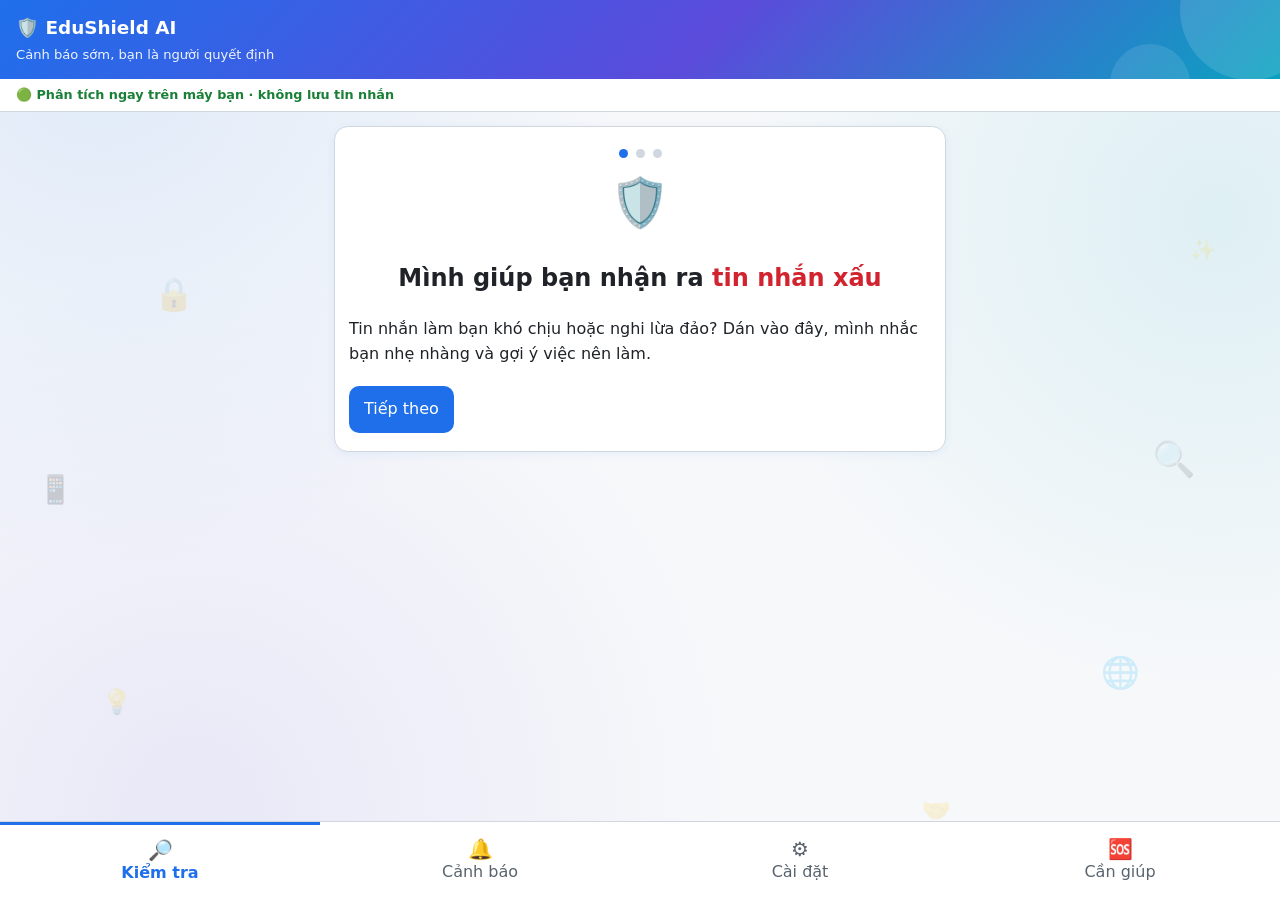
<file: public_app/index.html>
<!doctype html>
<html lang="vi">
<head>
<meta charset="utf-8">
<meta http-equiv="Content-Security-Policy" content="default-src 'self'; script-src 'self'; style-src 'self' 'unsafe-inline'; img-src 'self' data:; connect-src 'none'; form-action 'none'; base-uri 'self'">
<meta name="viewport" content="width=device-width,initial-scale=1">
<meta name="theme-color" content="#1f6feb">
<link rel="manifest" href="manifest.webmanifest">
<link rel="icon" href="icon-192.png">
<title>EduShield AI</title>
<style>
:root{--b:#1f6feb;--bg:#f6f8fa;--c:#fff;--t:#1f2328;--m:#59636e;--ln:#d0d7de;--ok:#1a7f37;--w1:#9a6700;--w2:#bc4c00;--w3:#cf222e;--fs:16px}
@media(prefers-color-scheme:dark){:root{--bg:#0d1117;--c:#161b22;--t:#e6edf3;--m:#9da7b3;--ln:#30363d;--ok:#3fb950}}
body.large{--fs:19px}
*{box-sizing:border-box}body{margin:0;font:var(--fs)/1.55 system-ui,sans-serif;color:var(--t);background:var(--bg);padding-bottom:68px}
header{background:var(--b);color:#fff;padding:14px 16px}header h1{margin:0;font-size:1.15em}header p{margin:2px 0 0;font-size:.82em;opacity:.92}
.stat{background:var(--c);border-bottom:1px solid var(--ln);color:var(--ok);font-size:.8em;font-weight:600;padding:6px 16px}
main{padding:14px;max-width:640px;margin:auto}.card{background:var(--c);border:1px solid var(--ln);border-radius:14px;padding:14px;margin-bottom:12px}
textarea,input[type=text],select{width:100%;font:inherit;padding:10px;border:1px solid var(--ln);border-radius:10px;background:var(--c);color:var(--t);margin:4px 0 10px}
textarea{min-height:110px}
button{font:inherit;border:0;border-radius:10px;padding:11px 15px;background:var(--b);color:#fff;margin:4px 6px 4px 0}
button.sec{background:var(--ln);color:var(--t)}button.danger{background:var(--w3)}button.chip{background:transparent;color:var(--b);border:1px solid var(--b);padding:7px 11px;font-size:.88em}
nav{position:fixed;bottom:0;left:0;right:0;display:flex;background:var(--c);border-top:1px solid var(--ln)}
nav button{flex:1;margin:0;border-radius:0;background:var(--c);color:var(--m);padding:14px 4px}nav button.on{color:var(--b);font-weight:700;border-top:3px solid var(--b)}
.lv{border-left:6px solid var(--ok)}.lv.luu_y{border-color:var(--w1)}.lv.canh_bao{border-color:var(--w2)}.lv.khan_cap{border-color:var(--w3)}
.small{font-size:.85em;color:var(--m)}.hide{display:none}pre{white-space:pre-wrap;background:var(--bg);padding:8px;border-radius:8px;font-size:.8em}
.rowx{display:flex;justify-content:space-between;align-items:center;gap:8px}.pill{font-size:.75em;padding:3px 10px;border-radius:99px;font-weight:600;white-space:nowrap}.pill.on{background:rgba(26,127,55,.15);color:var(--ok)}.pill.off{background:var(--bg);color:var(--m)}button.full{width:100%;margin:6px 0;padding:13px;font-weight:600}.confirm{background:rgba(255,196,0,.14);border-radius:12px;padding:10px 12px;margin-top:8px}.msg{border-radius:10px;padding:9px 12px;background:rgba(26,127,55,.12);color:var(--ok);font-size:.9em}.msg.err{background:rgba(207,34,46,.12);color:var(--w3)}
.todo{background:rgba(255,196,0,.14);border-radius:10px;padding:8px 12px;margin-top:8px}.todo ol{margin:4px 0 6px 18px;padding:0}
.seg{display:flex;border:1px solid var(--ln);border-radius:10px;overflow:hidden;margin:6px 0}.seg button{flex:1;margin:0;border-radius:0;background:var(--c);color:var(--t);padding:9px 4px;border-right:1px solid var(--ln)}.seg button:last-child{border-right:none}.seg button.on{background:var(--b);color:#fff;font-weight:600}
.ct{display:flex;align-items:center;gap:6px;flex-wrap:wrap;padding:8px 0;border-bottom:1px solid var(--ln)}.ct:last-child{border-bottom:none}.ct b{flex:1 1 100%}.ct a{border:1px solid var(--ln);border-radius:9px;padding:6px 10px;text-decoration:none}.ct button{padding:6px 10px;margin:0}
.sup{background:rgba(31,111,235,.10);border-radius:10px;padding:8px 12px;margin-top:8px;font-size:.9em}
.dots{text-align:center}.dots i{display:inline-block;width:9px;height:9px;border-radius:50%;background:var(--ln);margin:0 4px}.dots i.on{background:var(--b)}
.big{font-size:48px;text-align:center}.center{text-align:center}a{color:var(--b)}
p b,li b,label b,.small b{font-weight:600;background:linear-gradient(transparent 58%,#ffe58a 58%);border-radius:2px;padding:0 1px;color:inherit}
b.rd{color:#d1242f!important;background:none!important;font-weight:700}
@media(prefers-color-scheme:dark){p b,li b,label b,.small b{background:linear-gradient(transparent 58%,#5c4a00 58%)}b.rd{color:#ff7b72!important}}
header{position:relative;overflow:hidden;background:linear-gradient(135deg,#1f6feb 0%,#5b4bdb 55%,#0aa2c0 100%)!important}
header:before,header:after{content:"";position:absolute;border-radius:50%;background:rgba(255,255,255,.13)}
header:before{width:140px;height:140px;right:-40px;top:-60px}header:after{width:80px;height:80px;right:90px;bottom:-45px;background:rgba(255,255,255,.1)}
header>*{position:relative;z-index:1}
body{background:radial-gradient(circle at 8% 6%,rgba(31,111,235,.10),transparent 36%),radial-gradient(circle at 95% 24%,rgba(10,162,192,.10),transparent 34%),radial-gradient(circle at 15% 90%,rgba(91,75,219,.09),transparent 40%),var(--bg);background-attachment:fixed}
.card{box-shadow:0 2px 10px rgba(31,111,235,.07)}
.card.lv>b:first-child{display:block;font-size:1.05em;color:var(--w1)}.card.lv.canh_bao>b:first-child{color:var(--w2)}.card.lv.khan_cap>b:first-child{color:var(--w3)}
.card.lv.khan_cap{background:linear-gradient(180deg,rgba(207,34,46,.07),var(--c) 60%)}
nav button .ic{display:block;font-size:1.25em;line-height:1.1}
.card>b:first-child,.rowx>b{font-size:1.02em}
@media(prefers-reduced-motion:no-preference){button{transition:transform .08s}button:active{transform:scale(.97)}}
.kw{display:inline-block;background:rgba(209,36,47,.10);color:#b42318;border-radius:6px;padding:0 6px;font-weight:600}.lvp{vertical-align:2px}.lvp.khan_cap{background:#d1242f;color:#fff}.lvp.canh_bao{background:#fb8500;color:#fff}.lvp.luu_y{background:#f2cc60;color:#3d2e00}
.pop{touch-action:none;cursor:grab;user-select:none;position:fixed;left:50%;top:14px;transform:translateX(-50%);width:min(92vw,420px);background:var(--c);border:1px solid var(--ln);border-left:6px solid #e85d04;border-radius:14px;box-shadow:0 10px 30px rgba(0,0,0,.25);padding:12px 14px;z-index:99;animation:popIn .25s ease}
.pop.khan_cap{border-left-color:#d1242f}.pop b{display:block;margin-bottom:3px}@keyframes popIn{from{opacity:0;transform:translate(-50%,-10px)}to{opacity:1;transform:translate(-50%,0)}}
.al{display:flex;gap:10px;align-items:center;padding:9px 0;border-bottom:1px solid var(--ln)}.al:last-child{border-bottom:none}.al .lvb{font-size:1.3em}.al small{display:block;color:var(--m)}
.drillc{display:flex;align-items:center;gap:10px;text-decoration:none;color:inherit}.drillc .dico{font-size:1.8em}.drillc span:nth-child(2){flex:1}.drillc .dgo{font-size:1.6em;color:var(--m)}.drillc.due{border:2px solid #6d28d9}
nav .cnt{background:#d1242f;color:#fff;border-radius:99px;font-size:.7em;padding:1px 6px;margin-left:3px}
.res{border-radius:12px;padding:10px 12px;margin-top:10px;border-left:5px solid}.res.warn{background:#faf7ff;border-color:#8250df}.res.ok{background:#eef9f0;border-color:#1a7f37}.res p{margin:6px 0}@media(prefers-color-scheme:dark){.res.warn{background:#1d1630}.res.ok{background:#12261a}}
</style>
</head>
<body>
<header><h1>🛡️ EduShield AI</h1><p>Cảnh báo sớm, bạn là người quyết định</p></header>
<div class="stat" id="statline">🟢 Phân tích ngay trên máy bạn · không lưu tin nhắn</div>
<main>

<section id="consent" class="card hide">
  <div class="dots"><i class="on"></i><i></i><i></i></div>
  <div id="c1"><div class="big">🛡️</div><h2 class="center">Mình giúp bạn nhận ra <b class="rd">tin nhắn xấu</b></h2><p>Tin nhắn làm bạn khó chịu hoặc nghi lừa đảo? Dán vào đây, mình nhắc bạn nhẹ nhàng và gợi ý việc nên làm.</p><button data-go="2">Tiếp theo</button></div>
  <div id="c2" class="hide"><div class="big">🔒</div><h2 class="center">Mọi thứ ở <b class="rd">trong máy bạn</b></h2>
    <p>✅ Phân tích ngay trên điện thoại.<br>✅ <b class="rd">Không lưu</b> nội dung tin nhắn, không tự đọc ứng dụng khác.<br>✅ Đóng góp thống kê cho trường là <b>tuỳ chọn, tắt mặc định</b>, nhà trường không thấy nội dung.<br>✅ Có nút xoá dữ liệu bất cứ lúc nào.</p>
    <p>⚠️ Mình <b class="rd">chỉ cảnh báo</b> và có thể sai. Bạn là người quyết định.</p><button class="sec" data-go="1">Quay lại</button><button data-go="3">Tiếp theo</button></div>
  <div id="c3" class="hide"><div class="big">🙋</div><h2 class="center">Bạn tự quyết định</h2>
    <label><input type="checkbox" id="agree"> Mình đã hiểu và <b>tự nguyện</b> dùng EduShield.</label><p class="small">Xem <a href="chinh-sach.html" target="_blank">chính sách quyền riêng tư</a>.</p>
    <button class="sec" data-go="2">Quay lại</button><button id="startBtn" disabled>Bắt đầu</button></div>
</section>

<section id="tab-check">
  <a class="card drillc" id="drillCard" href="drill.html"><span class="dico">🎯</span><span><b>Thực chiến giả lập</b><br><small id="drillState">Luyện phản xạ với tình huống giả định</small></span><span class="dgo">›</span></a>
  <div class="card">
    <b>🔎 Kiểm tra tin nhắn, bình luận, link</b>
    <textarea id="txt" placeholder="Dán tin nhắn cần kiểm tra..."></textarea>
    <button id="checkBtn">🔍 Kiểm tra</button><button class="sec" id="pasteBtn">📋 Dán và kiểm tra</button><button class="sec" id="clearBtn">🧹 Xoá</button>
    <details class="small" id="howShare"><summary>Kiểm tra tin từ Zalo, Messenger</summary>
      <ol><li><b>Zalo:</b> nhấn giữ tin nhắn → <b>Sao chép</b> → mở EduShield → <b>📋 Dán và kiểm tra</b>.</li>
      <li><b>Messenger:</b> nhấn giữ tin nhắn → <b>Sao chép</b> → <b>📋 Dán và kiểm tra</b>.</li>
      <li><b>Link, bài viết, chữ bôi đen (Android):</b> bấm <b>Chia sẻ</b> → chọn <b>EduShield</b>, app tự kiểm tra ngay.</li></ol>
      <p>iPhone chưa cho ứng dụng web nhận “Chia sẻ”, hãy dùng cách sao chép.</p></details>
    <p class="small" style="margin-bottom:2px">Thử nhanh với tin mẫu (không phải tin thật):</p>
    <button class="chip" data-s="0">Mạo danh cô giáo</button><button class="chip" data-s="1">Lời nặng nề</button><button class="chip" data-s="2">Tin bình thường</button><button class="chip" data-s="3">Tin tuyên truyền</button>
  </div>
  <div id="result"></div>
  <div class="card" id="outCard">
    <b>✍️ Tin mình sắp gửi</b>
    <p class="small">Dán hoặc gõ tin bạn định gửi. EduShield nhắc nếu tin có thể làm người khác tổn thương, giống lừa đảo hoặc là mã OTP. Tin không được lưu hay gửi đi đâu.</p>
    <textarea id="outTxt" placeholder="Tin mình định gửi..."></textarea>
    <button id="outBtn">✋ Kiểm tra trước khi gửi</button>
    <div id="outRes"></div>
  </div>
</section>

<section id="tab-stats" class="hide">
  <div class="card">
    <b>⚙️ Cài đặt của bạn</b>
    <label class="small">Mức nhạy khi cảnh báo</label>
    <select id="sens"><option value="it">Ít phiền (chỉ báo khi khá chắc)</option><option value="can_bang">Cân bằng</option><option value="nhay">Nhạy (báo sớm hơn, có thể báo nhầm nhiều hơn)</option></select>
    <label><input type="checkbox" id="large"> Chữ lớn</label>
  </div>
  <div class="card" id="shareCard">
    <div class="rowx"><b>🏫 Gửi về nhà trường</b><span class="pill off" id="shPill">Đang tắt</span></div>
    <div class="seg" id="modeSeg"><button data-m="tat">Tắt</button><button data-m="an_danh">Ẩn danh</button><button data-m="danh_tinh">Tên – lớp</button></div>
    <p class="small" id="modeHint"></p>
    <div id="idBox" class="hide"><input type="text" id="stName" placeholder="Họ và tên" maxlength="60"><input type="text" id="stCls" placeholder="Lớp (vd 10A1)" maxlength="12"></div>
    <label class="small hide" id="consentRow"><input type="checkbox" id="parental"> Mình từ 16 tuổi trở lên hoặc đã được cha mẹ đồng ý, và tự nguyện tham gia.</label>
    <button id="shSave">Lưu lựa chọn</button><button class="sec hide" id="shSend">🚀 Gửi thống kê ngay</button><button class="sec hide" id="shPrev">👁️ Xem gói</button>
    <p id="shMsg" class="msg hide"></p>
    <pre id="shOut" class="hide"></pre>
  </div>
  <div class="card hide" id="noCollect"><b>🔒 Bản công khai không thu thập</b><p class="small">Bản này không gửi bất cứ dữ liệu nào đi đâu. Mọi thứ chạy trong máy bạn.</p></div>
  <div class="card" id="installCard">
    <b>📲 Cài app và chia sẻ</b>
    <p class="small" id="installHint">Cài EduShield lên màn hình chính để mở nhanh như một ứng dụng.</p>
    <button class="hide" id="installBtn">Cài app vào màn hình chính</button>
    <button class="sec" id="shareApp">Chia sẻ app cho bạn bè</button>
    <p class="small"><a href="cai-dat.html">Xem hướng dẫn cài đặt từng bước</a></p>
    <p class="msg hide" id="installMsg"></p>
  </div>
  <div class="card">
    <b>🗂️ Dữ liệu của tôi</b>
    <p class="small" id="localInfo"></p>
    <button class="sec" id="seeData">👁️ Xem chi tiết</button><button class="danger" id="wipe">🗑️ Xoá toàn bộ</button>
    <pre id="dataOut" class="hide"></pre>
  </div>
</section>

<section id="tab-alerts" class="hide">
  <div class="card">
    <div class="rowx"><b>🔔 Cảnh báo gần đây</b><button class="sec" id="alClear">🧹 Xoá danh sách</button></div>
    <p class="small">Chỉ lưu <b class="rd">mức độ, loại nguy cơ và ngày</b>. Không lưu nội dung tin nhắn hay link. Tối đa 30 mục.</p>
    <div id="alList"></div>
  </div>
  <div class="card">
    <div class="rowx"><b>📲 Thông báo trên màn hình</b><span class="pill off" id="ntPill">Đang tắt</span></div>
    <p class="small">Khi phát hiện nguy cơ, máy hiện thông báo (pop-up) ở thanh thông báo / màn hình nền. Thông báo <b class="rd">không kèm</b> nội dung tin nhắn.</p>
    <button class="full" id="ntBtn">🔔 Bật thông báo</button>
    <p class="small" id="ntHint"></p>
  </div>
</section>
<section id="tab-help" class="hide">
  <div class="card" id="sosCard">
    <div class="rowx"><b>🆘 Người hỗ trợ khẩn cấp</b><button class="sec" id="ctAddBtn">＋ Thêm</button></div>
    <div id="ctList"></div>
    <div id="ctForm" class="hide"><input type="text" id="ctName" placeholder="Tên gọi (vd: Mẹ)" maxlength="30"><input type="tel" id="ctPhone" placeholder="Số điện thoại" maxlength="15">
      <button id="ctSave">Lưu</button><button class="sec" id="ctCancel">Huỷ</button></div>
    <p class="small">Số chỉ lưu trên điện thoại này.</p>
  </div>
  <div class="card">
    <b>🆘 Cần giúp ngay</b>
    <p>Tổng đài quốc gia bảo vệ trẻ em: <a href="tel:111"><b>111</b></a> (miễn phí, 24/7).<br>Công an khẩn cấp: <a href="tel:113"><b>113</b></a>.</p>
    <ul><li>Chụp màn hình lưu bằng chứng, không xoá tin.</li><li>Chặn và báo cáo tài khoản trên nền tảng.</li><li>Nói với thầy cô, cha mẹ hoặc phòng tư vấn của trường.</li><li>Không chuyển tiền, không gửi mã OTP, mật khẩu cho bất kỳ ai.</li></ul>
    <p class="small">EduShield là công cụ hỗ trợ, không thay thế sự giúp đỡ của con người. <a href="chinh-sach.html" target="_blank">Chính sách quyền riêng tư</a></p>
  </div>
</section>
</main>
<nav><button data-t="check" class="on"><span class="ic">🔎</span>Kiểm tra</button><button data-t="alerts"><span class="ic">🔔</span>Cảnh báo<span class="cnt hide" id="alCnt"></span></button><button data-t="stats"><span class="ic">⚙️</span>Cài đặt</button><button data-t="help"><span class="ic">🆘</span>Cần giúp</button></nav>
<script src="config.js"></script><script src="model.js"></script><script src="blocklist.js"></script><script src="detector.js"></script><script src="sha256.js"></script><script src="drill.js"></script><script src="app.js"></script><script src="deco.js"></script>
</body></html>
</file>
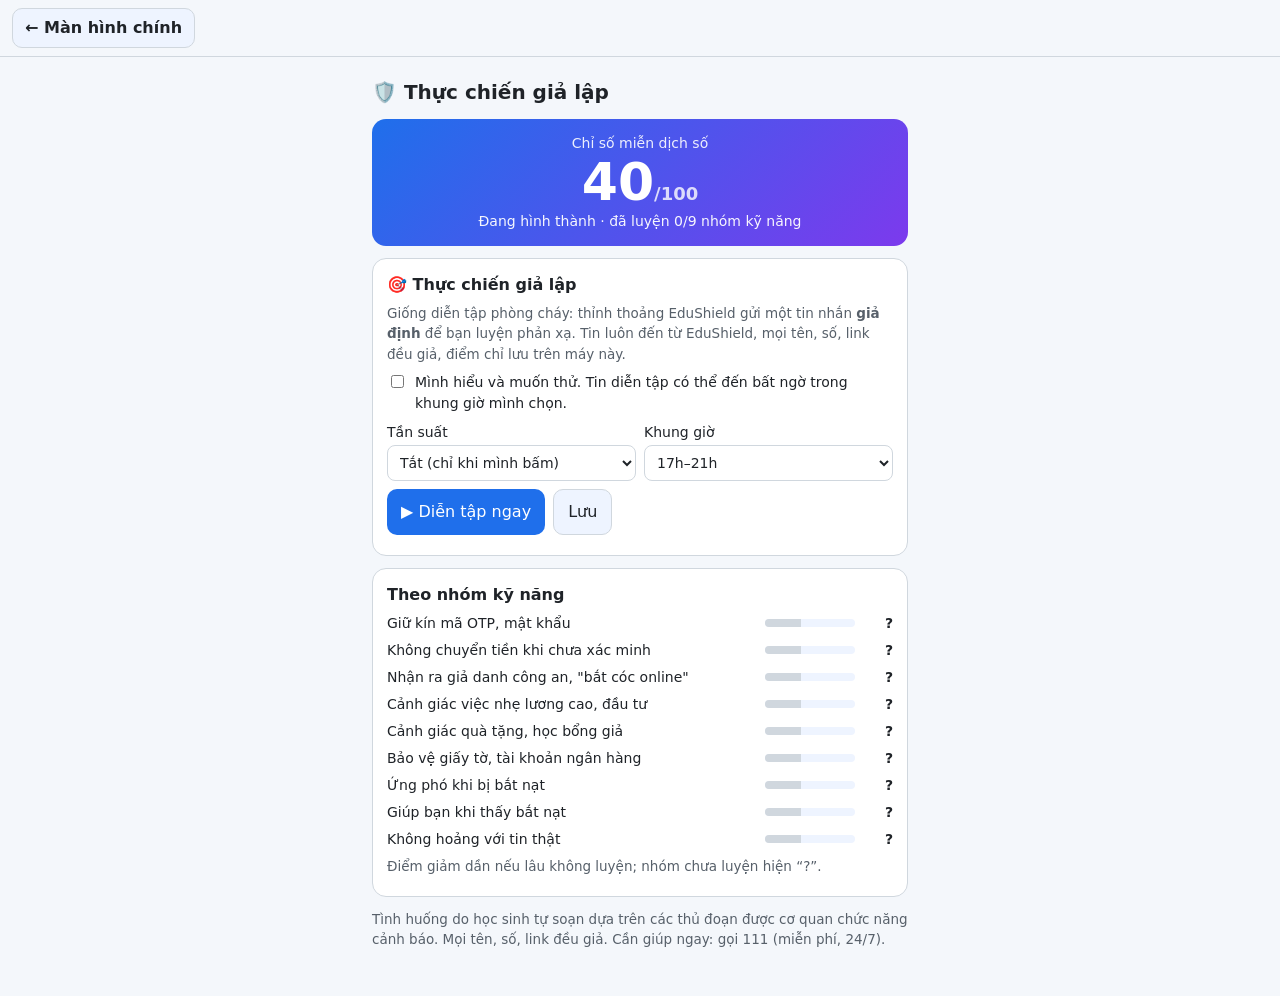
<file: extension/drill.html>
<!doctype html>
<html lang="vi"><head><meta charset="utf-8"><meta name="viewport" content="width=device-width,initial-scale=1">
<title>EduShield · Thực chiến giả lập</title><link rel="stylesheet" href="drill.css"></head>
<body><div class="topbar"><button type="button" id="dBack" class="back" aria-label="Quay lại màn hình chính">← Màn hình chính</button></div>
<main><h1>🛡️ Thực chiến giả lập</h1><div id="root"></div>
<p class="small">Tình huống do học sinh tự soạn dựa trên các thủ đoạn được cơ quan chức năng cảnh báo. Mọi tên, số, link đều giả. Cần giúp ngay: gọi 111 (miễn phí, 24/7).</p></main>
<script src="drill.js"></script><script src="drill-page.js"></script></body></html>
</file>
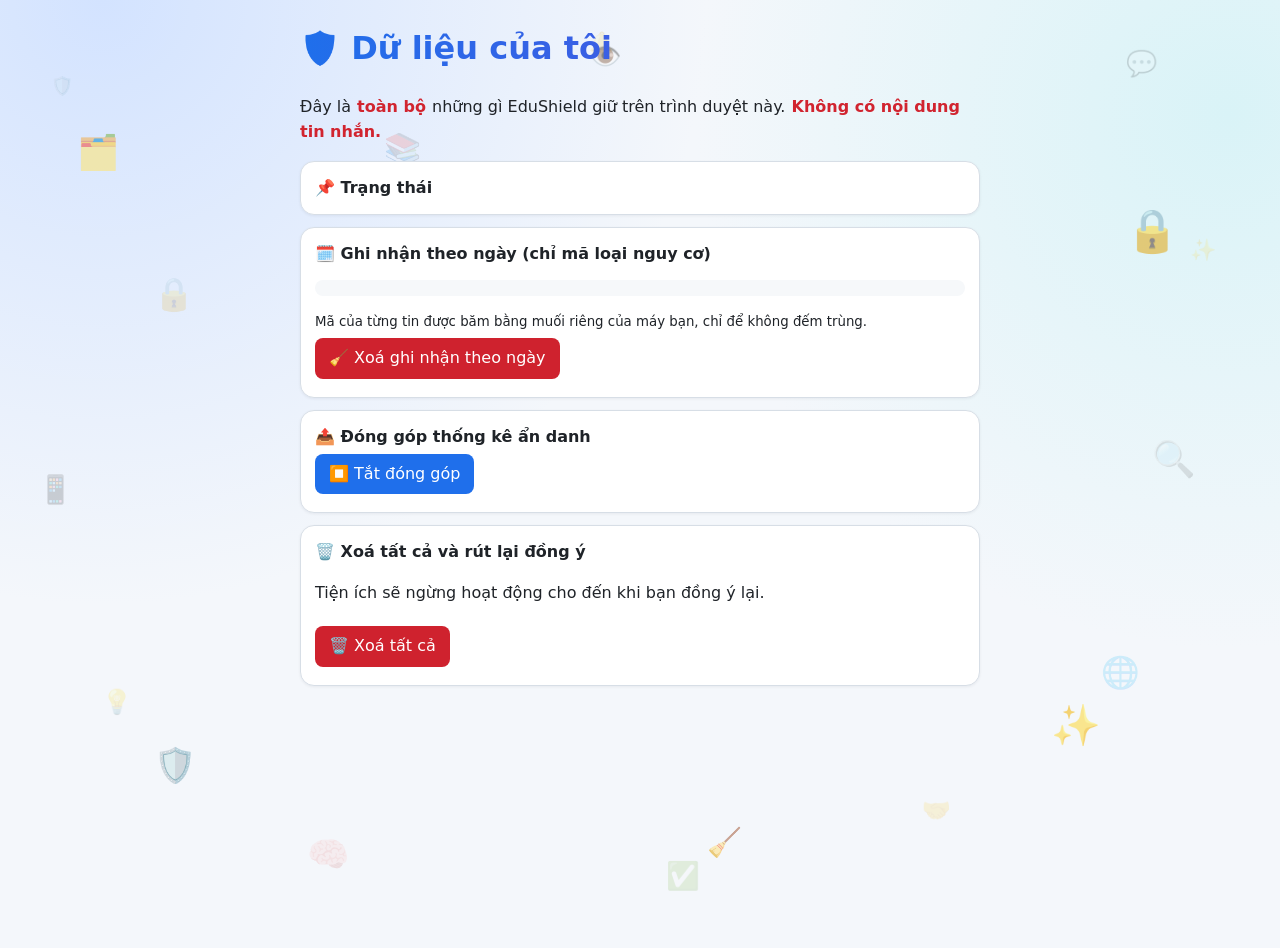
<file: extension/mydata.html>
<!doctype html><html lang="vi"><meta charset="utf-8"><title>Dữ liệu của tôi - EduShield</title>
<style>body{font:16px/1.55 system-ui,-apple-system,'Segoe UI',sans-serif;max-width:680px;margin:24px auto;padding:0 14px;color:#1f2328}@media(prefers-color-scheme:dark){body{background:#0d1117;color:#e6edf3}pre,.c{background:#161b22!important;border-color:#30363d!important}}
.c{border:1px solid #d7dee6;border-radius:14px;padding:14px;margin:12px 0;background:#fff;box-shadow:0 1px 3px rgba(16,24,40,.06)}button{font:inherit;padding:8px 14px;border:0;border-radius:8px;background:#1f6feb;color:#fff;margin:4px 6px 4px 0}button.d{background:#cf222e}pre{white-space:pre-wrap;background:#f6f8fa;padding:8px;border-radius:8px;font-size:13px}p b,li b,label b,.left b,.small b,small b{font-weight:600;background:linear-gradient(transparent 58%,#ffe58a 58%);border-radius:2px;padding:0 1px;color:inherit}
b.rd{color:#d1242f!important;background:none!important;font-weight:700}
@media(prefers-color-scheme:dark){p b,li b,label b,.left b,.small b,small b{background:linear-gradient(transparent 58%,#5c4a00 58%)}b.rd{color:#ff7b72!important}}
.bg{position:fixed;inset:0;overflow:hidden;z-index:-1;pointer-events:none}
.bg span{position:absolute;font-size:34px;opacity:.55;animation:fl 9s ease-in-out infinite}
.bg span:nth-child(1){left:6%;top:14%}.bg span:nth-child(2){right:8%;top:22%;animation-delay:-2s;font-size:42px}.bg span:nth-child(3){left:12%;bottom:12%;animation-delay:-4s}
.bg span:nth-child(4){right:14%;bottom:16%;animation-delay:-6s;font-size:40px}.bg span:nth-child(5){left:46%;top:4%;animation-delay:-3s;font-size:26px}.bg span:nth-child(6){right:42%;bottom:4%;animation-delay:-5s;font-size:28px}
@keyframes fl{0%,100%{transform:translateY(0) rotate(-4deg)}50%{transform:translateY(-18px) rotate(5deg)}}
@media(prefers-reduced-motion:reduce){.bg span{animation:none}}
body{background:radial-gradient(circle at 8% 0,#d3e3ff 0,transparent 40%),radial-gradient(circle at 96% 12%,#d9f3f7 0,transparent 36%),#f4f7fb;min-height:100vh}@media(prefers-color-scheme:dark){body{background:#0d1117}}h1{background:linear-gradient(90deg,#1f6feb,#5b4bdb);-webkit-background-clip:text;background-clip:text;color:transparent}</style>
<div class="bg"><span>🗂️</span><span>🔒</span><span>🛡️</span><span>✨</span><span>👁️</span><span>🧹</span></div>
<h1>🛡️ Dữ liệu của tôi</h1>
<p>Đây là <b class="rd">toàn bộ</b> những gì EduShield giữ trên trình duyệt này. <b class="rd">Không có nội dung tin nhắn.</b></p>
<div class="c"><b>📌 Trạng thái</b><div id="st"></div></div>
<div class="c"><b>🗓️ Ghi nhận theo ngày (chỉ mã loại nguy cơ)</b><pre id="daily"></pre><small>Mã của từng tin được băm bằng muối riêng của máy bạn, chỉ để không đếm trùng.</small><br><button class="d" id="delDaily">🧹 Xoá ghi nhận theo ngày</button></div>
<div class="c"><b>📤 Đóng góp thống kê ẩn danh</b><div id="share"></div><button id="stopShare">⏹️ Tắt đóng góp</button></div>
<div class="c"><b>🗑️ Xoá tất cả và rút lại đồng ý</b><p class="small">Tiện ích sẽ ngừng hoạt động cho đến khi bạn đồng ý lại.</p><button class="d" id="wipe">🗑️ Xoá tất cả</button></div>
<script src="mydata.js"></script><script src="deco.js"></script></html>
</file>
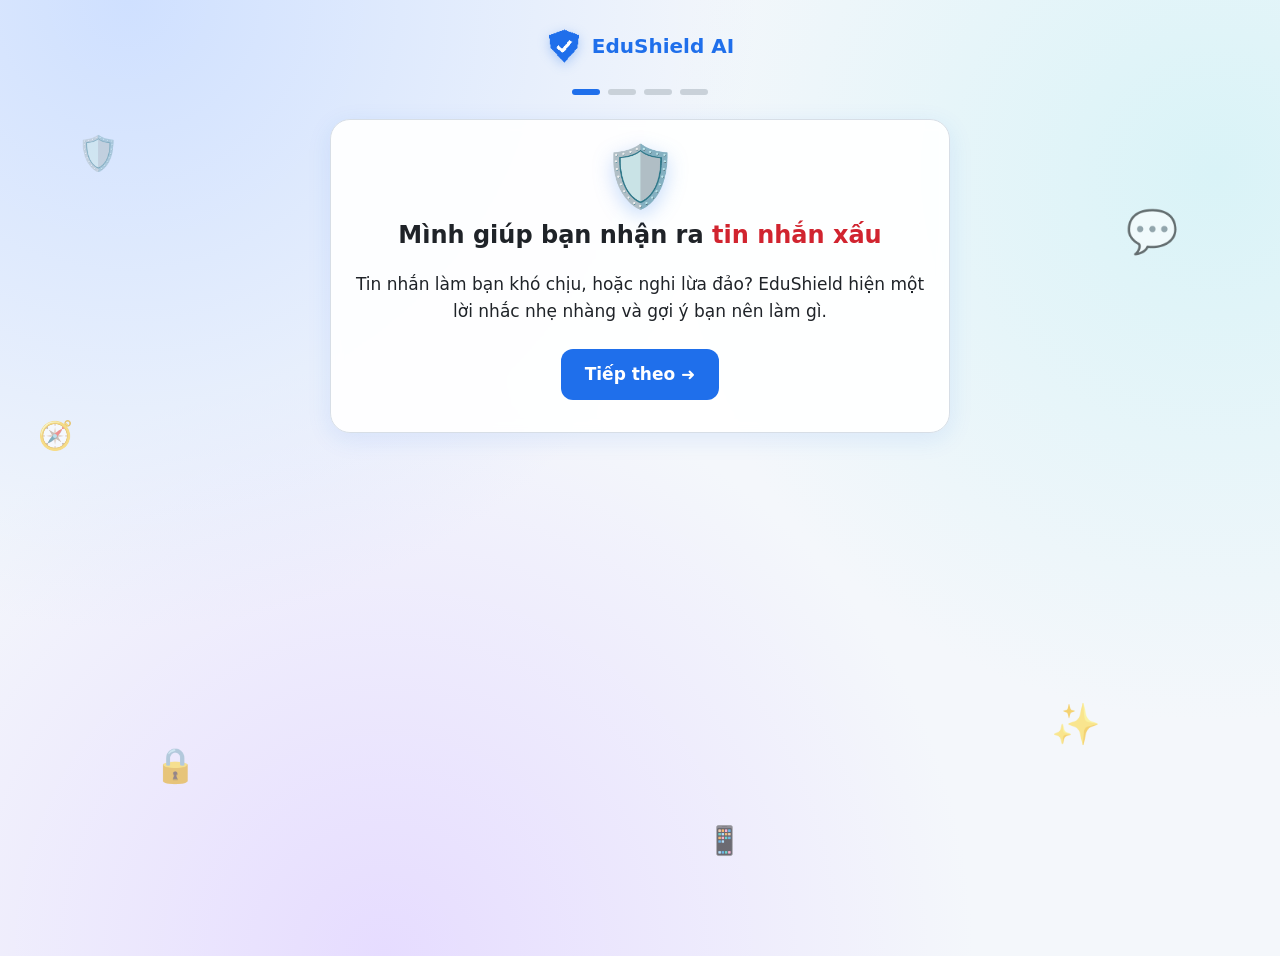
<file: extension/onboarding.html>
<!doctype html><html lang="vi"><meta charset="utf-8"><meta name="viewport" content="width=device-width,initial-scale=1"><title>Chào mừng đến EduShield AI</title>
<style>
body{font:17px/1.6 system-ui,-apple-system,"Segoe UI",Roboto,sans-serif;max-width:620px;margin:0 auto;padding:28px 16px;color:#1f2328;background:radial-gradient(circle at 10% 0%,#cfe0ff 0,transparent 42%),radial-gradient(circle at 95% 18%,#d9f3f7 0,transparent 38%),radial-gradient(circle at 30% 100%,#e6dcff 0,transparent 45%),#f4f7fb;min-height:100vh}
@media(prefers-color-scheme:dark){body{background:#0d1117;color:#e6edf3}.card{background:#161b22!important;border-color:#30363d!important}button.sec{background:#30363d;color:#e6edf3}}
.brand{display:flex;align-items:center;justify-content:center;gap:10px;font-weight:700;color:#1f6feb;font-size:20px}.brand img{width:36px;height:36px}
.card{border:1px solid #d7dee6;border-radius:20px;padding:26px 22px;margin:16px 0;background:#fff;text-align:center;box-shadow:0 6px 24px rgba(31,111,235,.10)}
.big{font-size:60px;line-height:1}h1{font-size:24px;margin:.4em 0}.dots{text-align:center;margin:12px 0}.dots i{display:inline-block;width:28px;height:6px;border-radius:6px;background:#c9d1d9;margin:0 4px}.dots i.on{background:#1f6feb}
button{font:inherit;font-weight:600;padding:12px 24px;border:0;border-radius:12px;background:#1f6feb;color:#fff;margin:6px 4px;cursor:pointer}button:hover{filter:brightness(1.07)}button.sec{background:#e5e9ee;color:#1f2328}button:disabled{background:#9db8e6;cursor:default}
button:focus-visible,input:focus-visible{outline:3px solid #1f6feb;outline-offset:2px}
.hide{display:none}.left{text-align:left}label{display:block;margin:10px 0;cursor:pointer}.left p{margin:.6em 0}
p b,li b,label b,.left b,.small b,small b{font-weight:600;background:linear-gradient(transparent 58%,#ffe58a 58%);border-radius:2px;padding:0 1px;color:inherit}
b.rd{color:#d1242f!important;background:none!important;font-weight:700}
@media(prefers-color-scheme:dark){p b,li b,label b,.left b,.small b,small b{background:linear-gradient(transparent 58%,#5c4a00 58%)}b.rd{color:#ff7b72!important}}
.bg{position:fixed;inset:0;overflow:hidden;z-index:-1;pointer-events:none}
.bg span{position:absolute;font-size:34px;opacity:.55;animation:fl 9s ease-in-out infinite}
.bg span:nth-child(1){left:6%;top:14%}.bg span:nth-child(2){right:8%;top:22%;animation-delay:-2s;font-size:42px}.bg span:nth-child(3){left:12%;bottom:12%;animation-delay:-4s}
.bg span:nth-child(4){right:14%;bottom:16%;animation-delay:-6s;font-size:40px}.bg span:nth-child(5){left:3%;top:46%;animation-delay:-3s;font-size:28px}.bg span:nth-child(6){right:42%;bottom:4%;animation-delay:-5s;font-size:28px}
@keyframes fl{0%,100%{transform:translateY(0) rotate(-4deg)}50%{transform:translateY(-18px) rotate(5deg)}}
@media(prefers-reduced-motion:reduce){.bg span{animation:none}}
.card{backdrop-filter:blur(6px);background:rgba(255,255,255,.92)!important}.big{filter:drop-shadow(0 6px 10px rgba(31,111,235,.25))}.brand img{filter:drop-shadow(0 3px 6px rgba(31,111,235,.3))}
@media(prefers-color-scheme:dark){.card{background:rgba(22,27,34,.92)!important}}
</style>
<div class="bg"><span>🛡️</span><span>💬</span><span>🔒</span><span>✨</span><span>🧭</span><span>📱</span></div>
<div class="brand"><img src="icon48.png" alt=""> EduShield AI</div>
<div class="dots"><i class="on"></i><i></i><i></i><i></i></div>
<div class="card" id="s1"><div class="big">🛡️</div><h1>Mình giúp bạn nhận ra <b class="rd">tin nhắn xấu</b></h1><p>Tin nhắn làm bạn khó chịu, hoặc nghi lừa đảo? EduShield hiện một lời nhắc nhẹ nhàng và gợi ý bạn nên làm gì.</p><button id="n1">Tiếp theo ➜</button></div>
<div class="card hide" id="s2"><div class="big">🔒</div><h1>Mọi thứ ở <b class="rd">trong máy bạn</b></h1>
<div class="left"><p>✅ Chỉ quét phần <b>đang hiển thị trên màn hình</b>, không đọc phần chưa cuộn tới.<br>✅ Phân tích ngay trong trình duyệt.<br>✅ <b class="rd">Không lưu</b> và <b class="rd">không gửi</b> nội dung tin nhắn.<br>✅ Gửi về nhà trường là <b>tuỳ chọn</b> (tắt mặc định): <b>ẩn danh</b>, hoặc <b>tên – lớp</b> nếu bạn muốn được thầy cô hỗ trợ. Không bao giờ gửi nội dung tin nhắn.<br>✅ Có nút xoá dữ liệu và tắt bất cứ lúc nào.</p>
<p>⚠️ EduShield <b class="rd">chỉ cảnh báo</b> và có thể sai. Bạn là người quyết định.</p></div><button class="sec" id="b2">Quay lại</button><button id="n2">Tiếp theo ➜</button></div>
<div class="card hide" id="s3"><div class="big">🧭</div><h1>Dùng thế nào? 4 bước là xong</h1>
<div class="left"><ol style="padding-left:22px;margin:.4em 0">
<li><b>Ghim biểu tượng:</b> bấm hình mảnh ghép 🧩 trên thanh công cụ rồi bấm ghim EduShield.</li>
<li><b>Lướt như bình thường</b> trên mọi trang web: tin nhắn, bình luận, video, bài đăng. EduShield chỉ xem phần <b>đang hiện trên màn hình</b>.</li>
<li><b>Khi có thẻ cảnh báo</b> 🛡️ hiện ở góc phải: đọc lý do, bấm <b>“Cần làm gì ngay?”</b>. Nếu cảnh báo sai, bấm <b>“Không phải nguy cơ”</b>.</li>
<li><b>Nên làm:</b> mở biểu tượng EduShield → <b>🆘</b> để thêm số cha mẹ, người thân. Khi gặp chuyện, bấm một nút là gọi, nhắn tin hoặc mở Zalo.</li></ol>
<p><small>Muốn kiểm tra một đoạn chữ: bôi đen → chuột phải → “Kiểm tra với EduShield”. Cần giúp gấp: gọi <b>111</b>.</small></p></div>
<button class="sec" id="b3a">Quay lại</button><button id="n3">Tiếp theo ➜</button></div>
<div class="card hide" id="s4"><div class="big">🙋</div><h1>Bạn tự quyết định</h1>
<div class="left"><label><input type="checkbox" id="a"> Mình đã hiểu và <b>tự nguyện</b> dùng EduShield.</label>
<p><small>Đọc chữ đang hiện trên các trang web bạn mở. <b>Không quét</b> trang ngân hàng, ví điện tử, email, dịch vụ công. Bạn có thể tắt từng trang.</small></p></div>
<button class="sec" id="b4">Quay lại</button><button id="go" disabled>🚀 Bắt đầu</button><p id="ok"></p></div>
<script src="onboarding.js"></script></html>
</file>
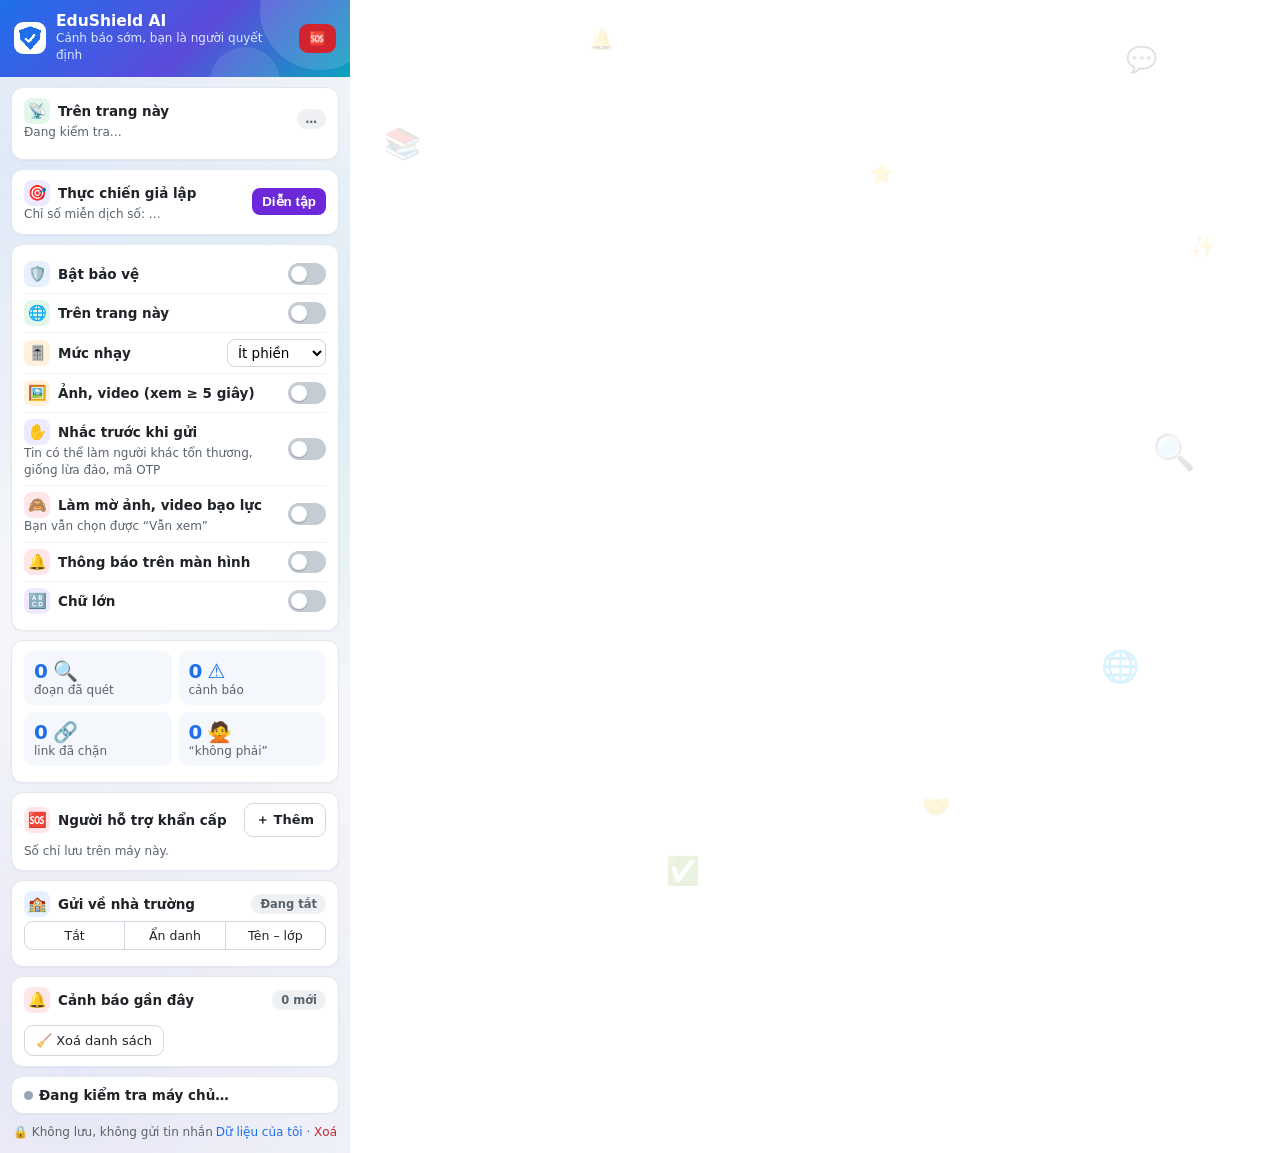
<file: extension/popup.html>
<!DOCTYPE html>
<html lang="vi">
<head>
<meta charset="utf-8">
<link rel="stylesheet" href="ui.css">
<style>
  body{width:350px;margin:0;font-size:13.5px}
  header{padding:12px 14px;display:flex;align-items:center;gap:10px}
  header img{width:32px;height:32px;border-radius:9px;background:#fff;padding:3px}
  header b{font-size:15.5px;display:block}header small{color:#dbe8ff}
  header .sos{margin-left:auto;background:#d1242f;color:#fff;border:none;border-radius:9px;padding:7px 10px;font-weight:700;cursor:pointer}
  .wrap{padding:10px 11px}
  .sec-t{font-weight:700;display:flex;align-items:center;justify-content:space-between;margin-bottom:4px}
  .ct{display:flex;align-items:center;gap:8px;padding:6px 0;border-bottom:1px solid #f0f2f5}.ct:last-child{border-bottom:none}
  .ct b{flex:1}.ct small{display:inline;color:#59636e}
  .ct button{border:none;background:none;cursor:pointer;color:#a40e26;font-size:14px}
  input[type=text],input[type=tel]{width:100%;font:inherit;border:1px solid #d0d7de;border-radius:8px;padding:6px 8px;margin-top:6px}
  .two{display:grid;grid-template-columns:1.6fr 1fr;gap:6px}
  .seg{display:flex;border:1px solid #d0d7de;border-radius:9px;overflow:hidden;margin-top:2px}
  .seg label{flex:1;text-align:center;padding:6px 2px;font-size:12.5px;cursor:pointer;border-right:1px solid #d0d7de}.seg label:last-child{border-right:none}
  .seg input{display:none}.seg label.on{background:#1f6feb;color:#fff;font-weight:600}
  .chk{display:flex;gap:6px;align-items:flex-start;font-size:12px;color:#59636e;margin-top:7px}
  .foot{display:flex;justify-content:space-between;align-items:center;font-size:12px;color:#59636e;padding:2px 2px 4px}
  .foot a{color:#1f6feb;cursor:pointer;text-decoration:none}
  .hide{display:none!important}
  html.full{background:#eef2f7}html.full body{margin:24px auto;border-radius:14px;overflow:hidden;box-shadow:0 6px 28px rgba(15,30,61,.14)}html.full #pageCard,html.full #siteRow{display:none}
</style>
</head>
<body>
<header class="hdr"><img src="icon48.png" alt=""><div><b>EduShield AI</b><small>Cảnh báo sớm, bạn là người quyết định</small></div><button class="sos" id="sosTop" title="Báo người thân, gọi 111">🆘</button></header>
<div class="wrap wrapbg">

<div class="card" id="pageCard">
  <div class="row" style="border:none;padding:0"><div><b><span class="ico i-g">📡</span>Trên trang này</b><small id="pageState">Đang kiểm tra…</small></div><span class="pill off" id="pagePill">…</span></div>
  <div class="btns" id="pageBtns"></div>
</div>

<div class="card" id="drillCard">
  <div class="row" style="border:none;padding:0"><div><b><span class="ico i-p">🎯</span>Thực chiến giả lập</b><small id="drillState">Chỉ số miễn dịch số: …</small></div><button id="drillBtn" style="border:none;background:#6d28d9;color:#fff;border-radius:8px;padding:6px 10px;font-weight:600;cursor:pointer">Diễn tập</button></div>
</div>

<div class="card">
  <div class="row"><b><span class="ico i-b">🛡️</span>Bật bảo vệ</b><label class="sw"><input type="checkbox" id="enabled"><i></i></label></div>
  <div class="row" id="siteRow"><div><b><span class="ico i-g">🌐</span>Trên trang này</b><small id="site"></small></div><label class="sw"><input type="checkbox" id="siteOn"><i></i></label></div>
  <div class="row"><b><span class="ico i-o">🎚️</span>Mức nhạy</b><select id="sens"><option value="it">Ít phiền</option><option value="can_bang">Cân bằng</option><option value="nhay">Nhạy</option></select></div>
  <div class="row"><b><span class="ico i-o">🖼️</span>Ảnh, video (xem ≥ 5 giây)</b><label class="sw"><input type="checkbox" id="mediaScan"><i></i></label></div>
  <div class="row"><div><b><span class="ico i-p">✋</span>Nhắc trước khi gửi</b><small>Tin có thể làm người khác tổn thương, giống lừa đảo, mã OTP</small></div><label class="sw"><input type="checkbox" id="sendNudge"><i></i></label></div>
  <div class="row"><div><b><span class="ico i-r">🙈</span>Làm mờ ảnh, video bạo lực</b><small>Bạn vẫn chọn được “Vẫn xem”</small></div><label class="sw"><input type="checkbox" id="blurViolent"><i></i></label></div>
  <div class="row"><b><span class="ico i-r">🔔</span>Thông báo trên màn hình</b><label class="sw"><input type="checkbox" id="sysNotify"><i></i></label></div>
  <div class="row"><b><span class="ico i-p">🔠</span>Chữ lớn</b><label class="sw"><input type="checkbox" id="large"><i></i></label></div>
</div>

<div class="card">
  <div class="grid">
    <div class="stat"><b><span id="scanned">0</span>🔍</b>đoạn đã quét</div>
    <div class="stat"><b><span id="warnings">0</span>⚠️</b>cảnh báo</div>
    <div class="stat"><b><span id="links">0</span>🔗</b>link đã chặn</div>
    <div class="stat"><b><span id="notRisk">0</span>🙅</b>“không phải”</div>
  </div>
  <small id="nudgeLine" style="display:block;margin-top:6px;color:#59636e"></small>
</div>

<div class="card" id="sosCard">
  <div class="sec-t"><span><span class="ico i-r">🆘</span>Người hỗ trợ khẩn cấp</span><button class="btn" id="ctAddBtn">＋ Thêm</button></div>
  <div id="ctList"></div>
  <div id="ctForm" class="hide">
    <div class="two"><input type="text" id="ctName" placeholder="Tên gọi (vd: Mẹ)" maxlength="30"><input type="tel" id="ctPhone" placeholder="Số điện thoại" maxlength="15"></div>
    <div class="btns"><button class="btn primary" id="ctSave">Lưu</button><button class="btn" id="ctCancel">Huỷ</button></div>
  </div>
  <small class="mt">Số chỉ lưu trên máy này.</small>
</div>

<div class="card" id="schoolCard">
  <div class="sec-t"><span><span class="ico i-b">🏫</span>Gửi về nhà trường</span><span class="pill off" id="pill">Đang tắt</span></div>
  <div class="seg" id="modeSeg">
    <label data-m="tat"><input type="radio" name="mode" value="tat">Tắt</label>
    <label data-m="an_danh"><input type="radio" name="mode" value="an_danh">Ẩn danh</label>
    <label data-m="danh_tinh"><input type="radio" name="mode" value="danh_tinh">Tên – lớp</label>
  </div>
  <small class="mt" id="modeHint"></small>
  <div id="idBox" class="hide"><div class="two"><input type="text" id="stName" placeholder="Họ và tên" maxlength="60"><input type="text" id="stCls" placeholder="Lớp (vd 10A1)" maxlength="12"></div></div>
  <label class="chk hide" id="consentRow"><input type="checkbox" id="parental"> Mình từ 16 tuổi trở lên hoặc đã được cha mẹ đồng ý, và tự nguyện tham gia.</label>
  <div class="btns hide" id="schoolBtns"><button class="btn primary" id="shareSave">Lưu lựa chọn</button><button class="btn" id="shareNow">🚀 Gửi thống kê ngay</button><button class="btn" id="sharePreview">👁️ Xem gói</button></div>
  <div id="shareMsg" class="msg" style="display:none"></div>
  <pre id="previewOut" style="display:none"></pre>
</div>

<div class="card">
  <div class="sec-t"><span><span class="ico i-r">🔔</span>Cảnh báo gần đây</span><span class="pill off" id="alNew">0 mới</span></div>
  <div id="alList" class="allist"></div>
  <div class="btns"><button class="btn" id="alClear">🧹 Xoá danh sách</button></div>
</div>

<div class="card" id="serverCard">
  <div style="display:flex;align-items:center"><span class="dot" id="dot"></span><b id="server">Đang kiểm tra máy chủ…</b></div>
  <div id="serverWhy" style="display:none;margin-top:6px;font-size:12px;line-height:1.45">
    <div>Đang gửi tới: <code id="serverUrl" style="word-break:break-all"></code></div>
    <div id="serverReason" style="color:#b42318;margin-top:4px"></div>
    <div style="margin-top:6px"><button class="btn primary" id="grantBtn" style="display:none">🔑 Cho phép kết nối</button> <button class="btn" id="recheckBtn">🔄 Kiểm tra lại</button></div>
  </div>
</div>

<div class="foot"><span>🔒 Không lưu, không gửi tin nhắn</span><span><a id="mydata">Dữ liệu của tôi</a> · <a id="clear" style="color:#cf222e">Xoá</a></span></div>
</div>
<script src="config.js"></script>
<script src="sensitive.js"></script>
<script src="drill.js"></script>
<script src="popup.js"></script><script src="deco.js"></script>
</body>
</html>
</file>
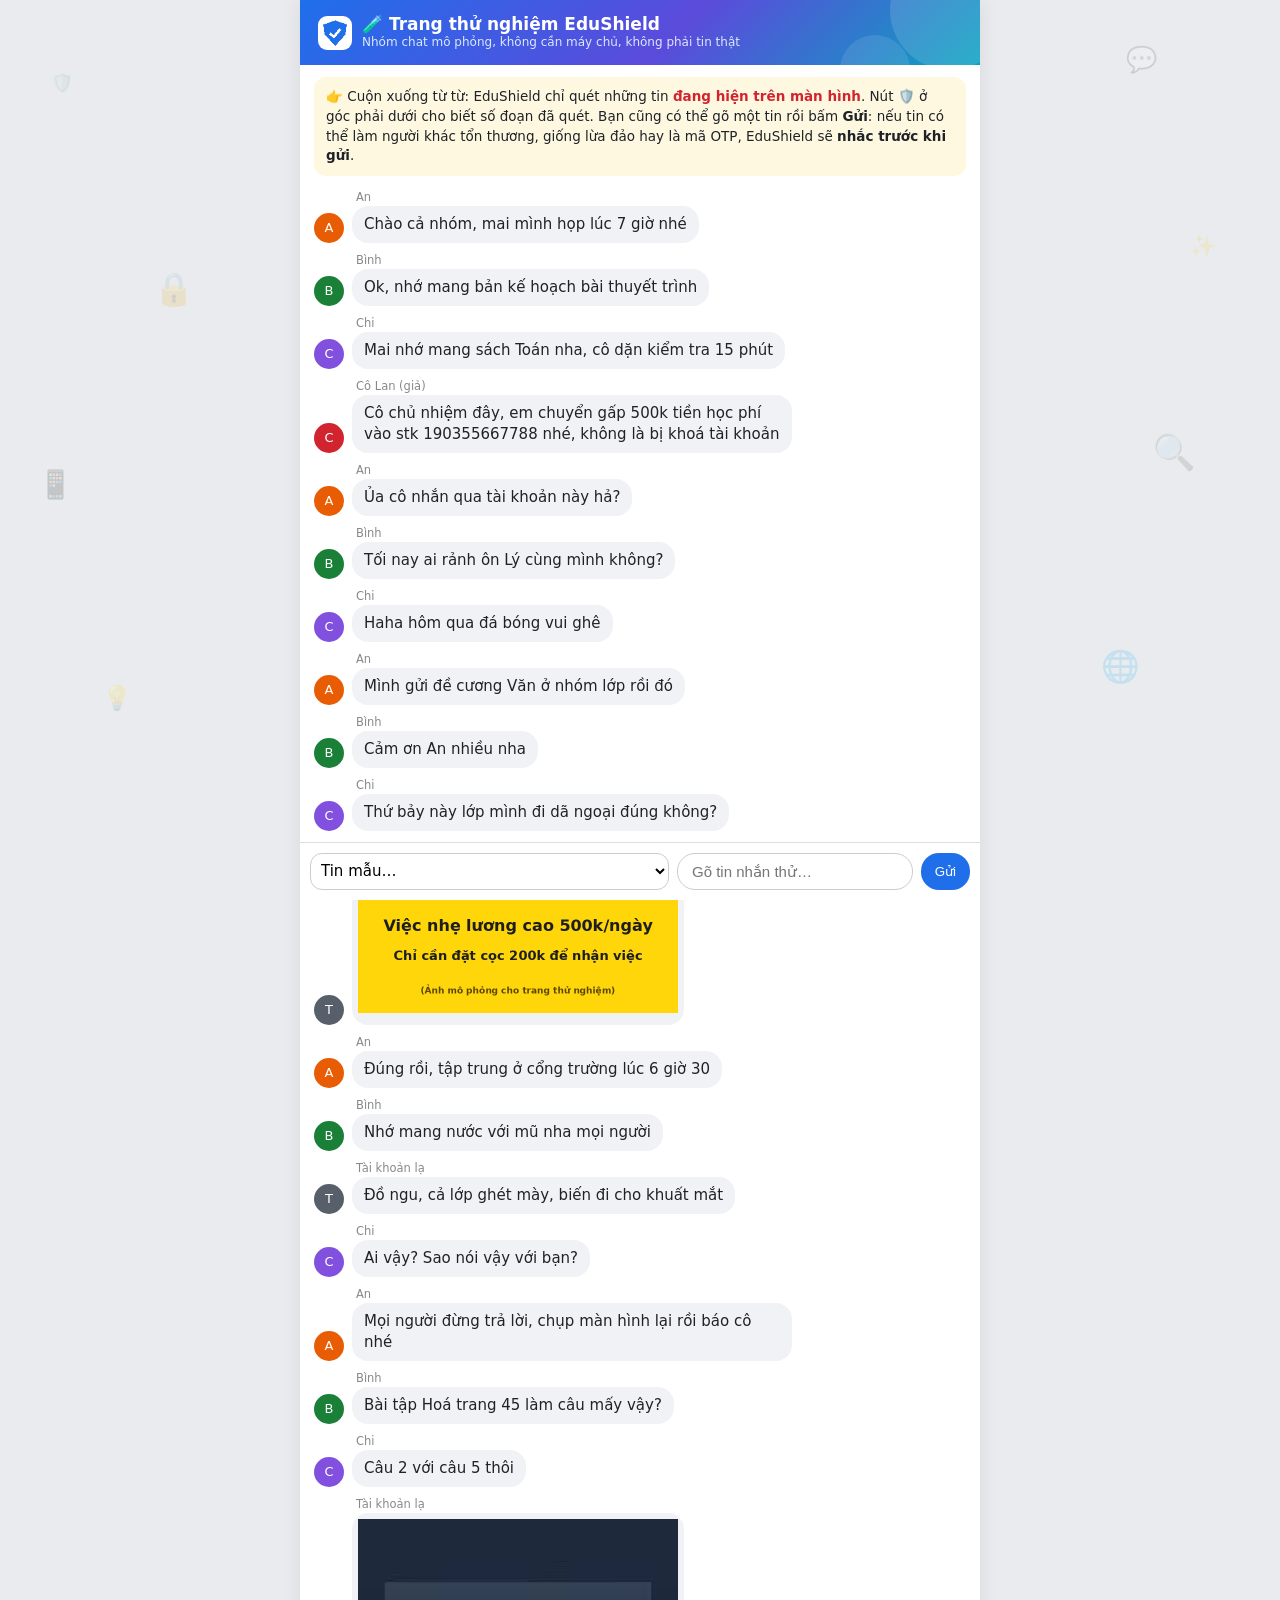
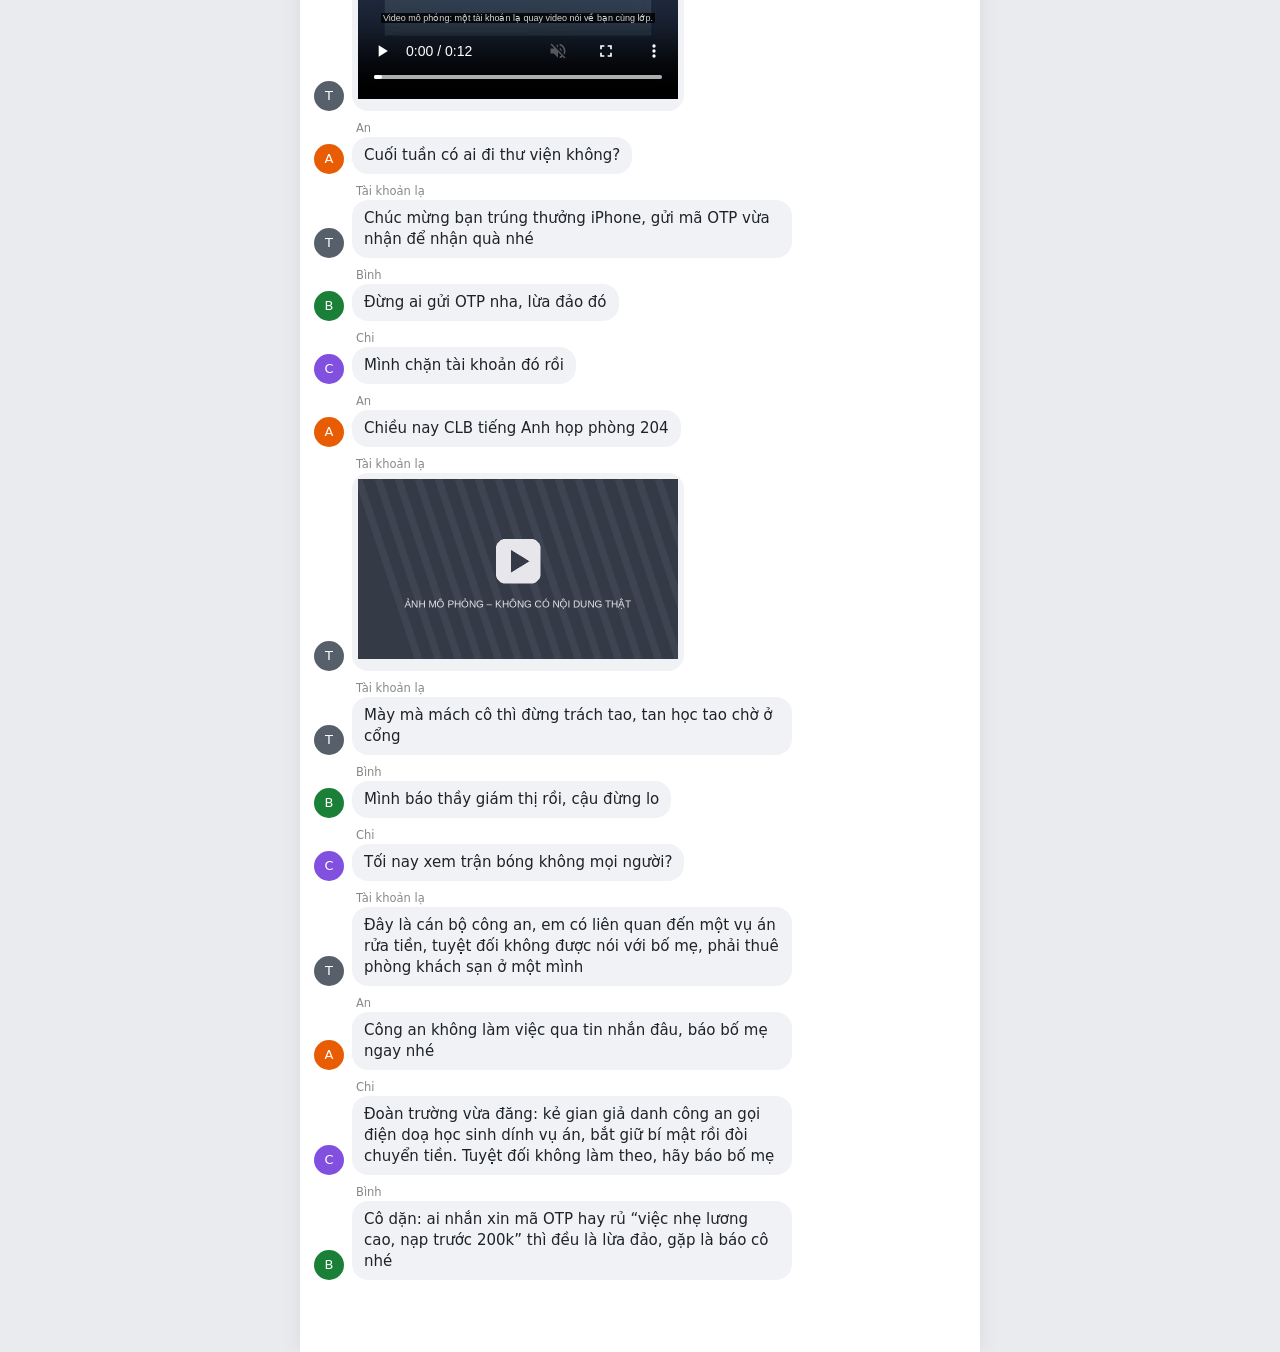
<file: extension/thu-nghiem.html>
<!DOCTYPE html>
<html lang="vi">
<head>
<meta charset="utf-8">
<title>EduShield – Trang thử nghiệm</title>
<link rel="stylesheet" href="ui.css">
<style>
  body{margin:0;background:#e9ebee;font-size:15px}
  .app{max-width:680px;margin:0 auto;min-height:100vh;display:flex;flex-direction:column;background:#fff;box-shadow:0 0 20px rgba(0,0,0,.08)}
  .top{padding:14px 18px;color:#fff;display:flex;gap:10px;align-items:center}
  .top b{font-size:17px;display:block}.top small{color:#dbe8ff}
  .tip{margin:12px 14px 0;padding:10px 12px;border-radius:12px;background:#fff8e1;font-size:13.5px;line-height:1.45}
  .msgs{flex:1;padding:14px;display:flex;flex-direction:column;gap:10px}
  .mrow{display:flex;gap:8px;align-items:flex-end}.mrow.me{flex-direction:row-reverse}
  .av{width:30px;height:30px;border-radius:50%;color:#fff;display:flex;align-items:center;justify-content:center;font-size:13px;flex-shrink:0}
  .who{font-size:11.5px;color:#888;margin:0 0 2px 4px}
  .bubble{background:#f0f2f5;border-radius:16px;padding:8px 12px;max-width:440px;line-height:1.4}
  .me .bubble{background:#0084ff;color:#fff}
  .bar{position:sticky;bottom:0;display:flex;gap:8px;padding:10px;border-top:1px solid #ddd;background:#fff}
  .bar input{flex:1;border:1px solid #ccc;border-radius:18px;padding:9px 14px;font-size:15px}
  .bar button{border:none;background:#1f6feb;color:#fff;border-radius:18px;padding:8px 14px;cursor:pointer}
  .bar select{border:1px solid #ccc;border-radius:12px;padding:6px}
</style>
</head>
<body>
<div class="app">
  <div class="top hdr" data-edushield-ignore><img src="icon48.png" alt="" width="34" height="34" style="background:#fff;border-radius:9px;padding:3px"><div><b>🧪 Trang thử nghiệm EduShield</b><small>Nhóm chat mô phỏng, không cần máy chủ, không phải tin thật</small></div></div>
  <div class="tip" data-edushield-ignore>👉 Cuộn xuống từ từ: EduShield chỉ quét những tin <b class="rd">đang hiện trên màn hình</b>. Nút 🛡️ ở góc phải dưới cho biết số đoạn đã quét. Bạn cũng có thể gõ một tin rồi bấm <b>Gửi</b>: nếu tin có thể làm người khác tổn thương, giống lừa đảo hay là mã OTP, EduShield sẽ <b>nhắc trước khi gửi</b>.</div>
  <div class="msgs" id="msgs"></div>
  <div class="bar" data-edushield-ignore><select id="pick"><option value="">Tin mẫu…</option></select><input id="txt" placeholder="Gõ tin nhắn thử…"><button id="send">Gửi</button></div>
</div>
<script src="thu-nghiem.js"></script>
<script src="model.js"></script>
<script src="blocklist.js"></script>
<script src="detector.js"></script>
<script src="content.js"></script><script src="deco.js"></script>
</body>
</html>
</file>
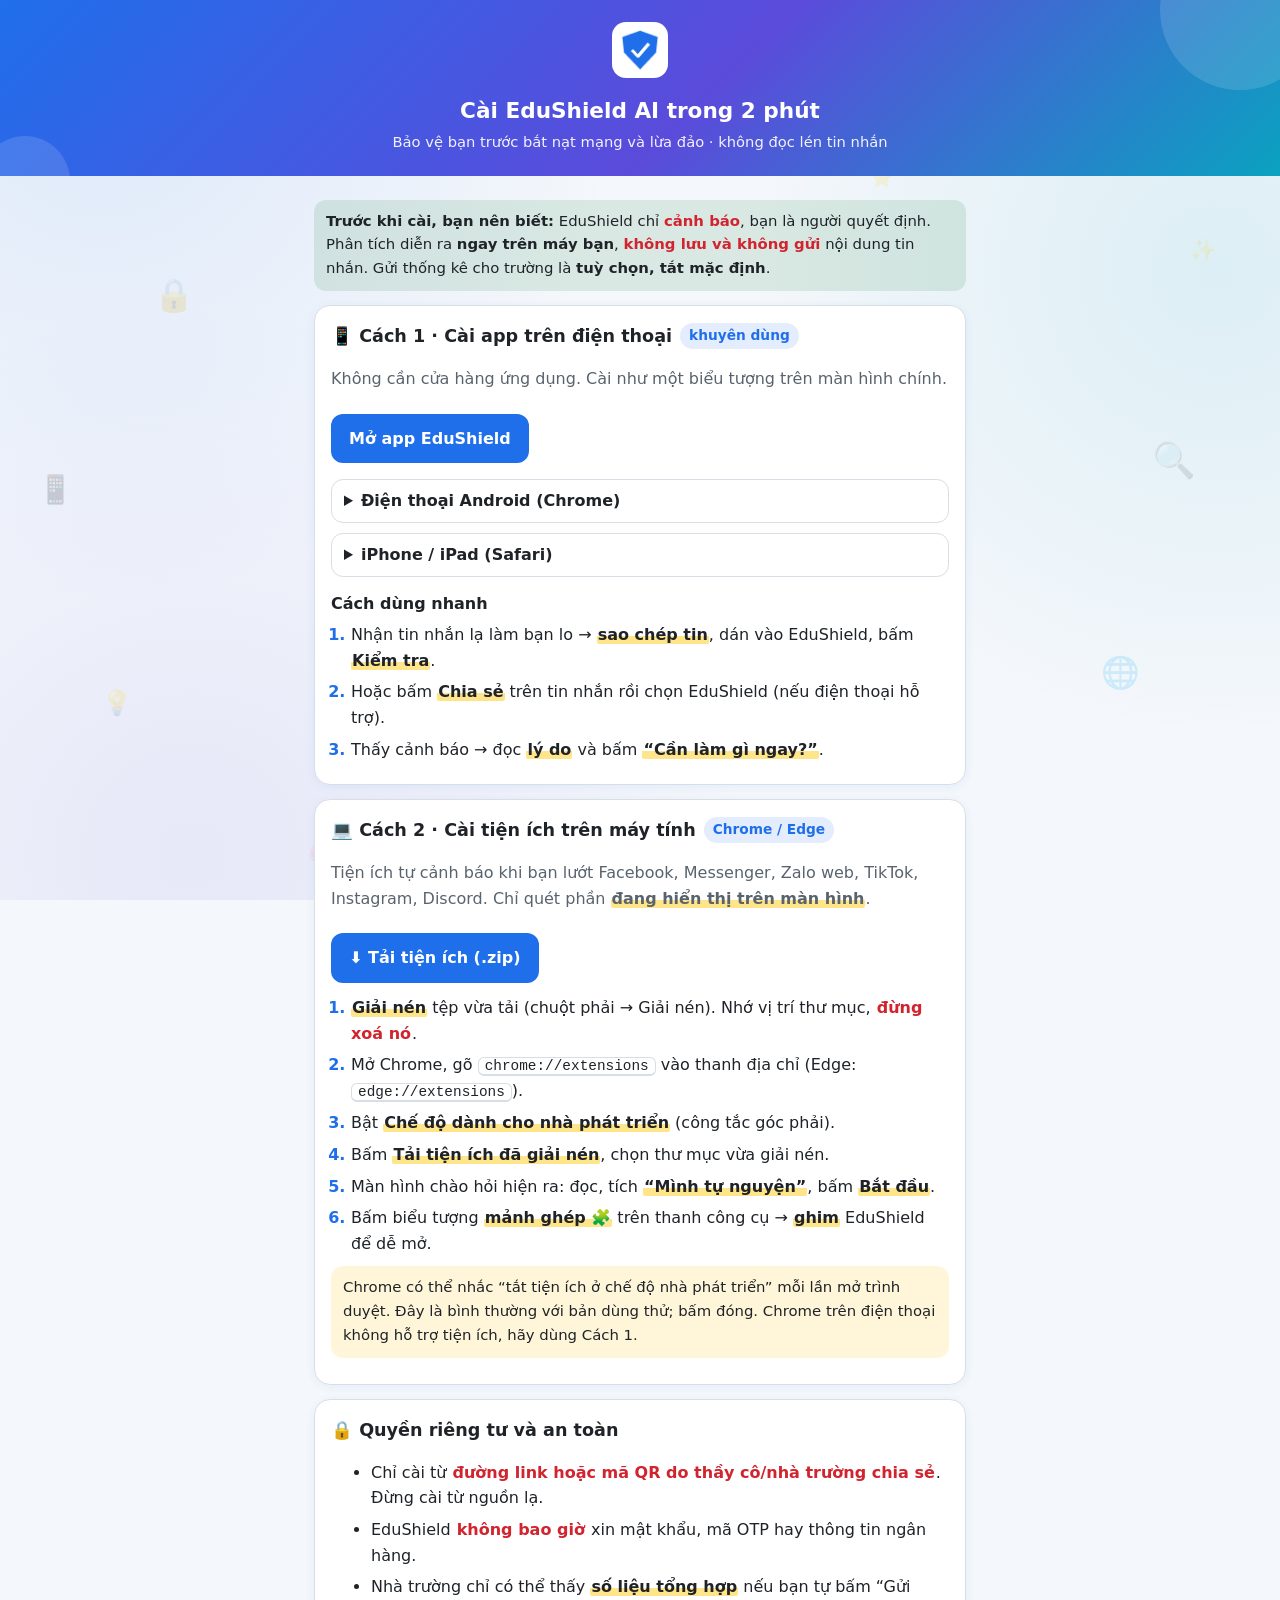
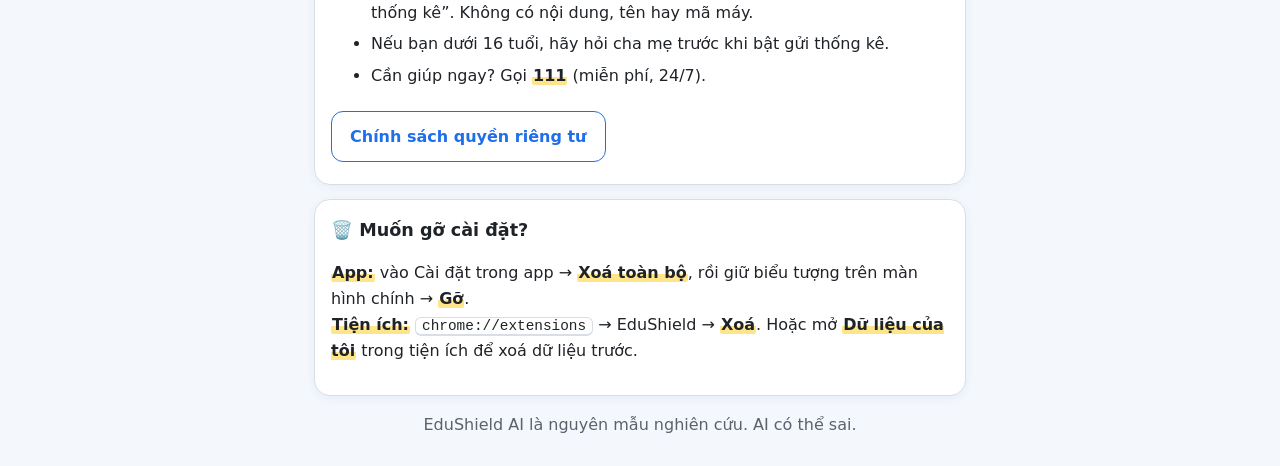
<file: mobile/cai-dat.html>
<!doctype html>
<html lang="vi">
<head>
<meta charset="utf-8">
<meta name="viewport" content="width=device-width,initial-scale=1">
<meta name="theme-color" content="#1f6feb">
<link rel="icon" href="icon-192.png">
<title>Cài đặt EduShield AI</title>
<style>
:root{--b:#1f6feb;--bg:#f4f7fb;--c:#fff;--t:#1f2328;--m:#59636e;--ln:#d7dee6;--ok:#1a7f37}
@media(prefers-color-scheme:dark){:root{--bg:#0d1117;--c:#161b22;--t:#e6edf3;--m:#9da7b3;--ln:#30363d;--ok:#3fb950}}
*{box-sizing:border-box}body{margin:0;font:16px/1.6 system-ui,-apple-system,"Segoe UI",Roboto,sans-serif;color:var(--t);background:var(--bg)}
header{background:linear-gradient(135deg,#1f6feb,#0b4fc2);color:#fff;padding:22px 18px;text-align:center}
header img{width:56px;height:56px;border-radius:14px;background:#fff;padding:5px}header h1{margin:8px 0 2px;font-size:1.35em}header p{margin:0;opacity:.92;font-size:.92em}
main{max-width:680px;margin:0 auto;padding:14px}
.card{background:var(--c);border:1px solid var(--ln);border-radius:16px;padding:16px;margin:14px 0;box-shadow:0 2px 10px rgba(31,111,235,.07)}
h2{font-size:1.1em;margin:0 0 6px}h3{font-size:1em;margin:14px 0 4px}
ol{margin:6px 0 6px 20px;padding:0}li{margin:6px 0}
.btn{display:inline-block;background:var(--b);color:#fff;text-decoration:none;padding:12px 18px;border-radius:12px;font-weight:600;margin:6px 6px 6px 0}
.btn.sec{background:transparent;color:var(--b);border:1px solid var(--b)}
.tag{display:inline-block;font-size:.78em;background:rgba(31,111,235,.12);color:var(--b);padding:2px 9px;border-radius:99px;font-weight:600;vertical-align:middle}
details{border:1px solid var(--ln);border-radius:12px;padding:8px 12px;margin:10px 0}summary{cursor:pointer;font-weight:600}
.warn{background:rgba(255,196,0,.15);border-radius:12px;padding:10px 12px;margin:10px 0;font-size:.93em}
.ok{background:rgba(26,127,55,.12);border-radius:12px;padding:10px 12px;margin:10px 0;font-size:.93em}
small,.small{color:var(--m)}kbd{border:1px solid var(--ln);border-bottom-width:2px;border-radius:6px;padding:0 6px;background:var(--c);font-size:.9em}
a{color:var(--b)}
p b,li b,label b,.small b{font-weight:600;background:linear-gradient(transparent 58%,#ffe58a 58%);border-radius:2px;padding:0 1px;color:inherit}
b.rd{color:#d1242f!important;background:none!important;font-weight:700}
@media(prefers-color-scheme:dark){p b,li b,label b,.small b{background:linear-gradient(transparent 58%,#5c4a00 58%)}b.rd{color:#ff7b72!important}}
header{position:relative;overflow:hidden;background:linear-gradient(135deg,#1f6feb 0%,#5b4bdb 55%,#0aa2c0 100%)!important}
header:before,header:after{content:"";position:absolute;border-radius:50%;background:rgba(255,255,255,.13)}header:before{width:160px;height:160px;right:-40px;top:-70px}header:after{width:90px;height:90px;left:-20px;bottom:-50px}header>*{position:relative;z-index:1}
body{background:radial-gradient(circle at 8% 10%,rgba(31,111,235,.10),transparent 36%),radial-gradient(circle at 95% 30%,rgba(10,162,192,.10),transparent 34%),radial-gradient(circle at 15% 95%,rgba(91,75,219,.09),transparent 40%),var(--bg);background-attachment:fixed}
.card h2{display:flex;align-items:center;gap:8px}
ol li::marker{color:var(--b);font-weight:700}
</style>
<style>@keyframes fl{0%,100%{transform:translateY(0)}50%{transform:translateY(-6px)}}header img{animation:fl 4s ease-in-out infinite}@media(prefers-reduced-motion:reduce){header img{animation:none}}</style>
</head>
<body>
<header><img src="icon-192.png" alt="EduShield"><h1>Cài EduShield AI trong 2 phút</h1><p>Bảo vệ bạn trước bắt nạt mạng và lừa đảo · không đọc lén tin nhắn</p></header>
<main>

<div class="ok"><b>Trước khi cài, bạn nên biết:</b> EduShield chỉ <b class="rd">cảnh báo</b>, bạn là người quyết định. Phân tích diễn ra <b>ngay trên máy bạn</b>, <b class="rd">không lưu và không gửi</b> nội dung tin nhắn. Gửi thống kê cho trường là <b>tuỳ chọn, tắt mặc định</b>.</div>

<div class="card" id="phone">
  <h2>📱 Cách 1 · Cài app trên điện thoại <span class="tag">khuyên dùng</span></h2>
  <p class="small">Không cần cửa hàng ứng dụng. Cài như một biểu tượng trên màn hình chính.</p>
  <a class="btn" href="./" id="openApp">Mở app EduShield</a>
  <details id="d-android"><summary>Điện thoại Android (Chrome)</summary>
    <ol><li>Mở trang này bằng <b>Chrome</b>, bấm <b>Mở app EduShield</b>.</li>
    <li>Bấm nút <b>⋮</b> (ba chấm, góc trên bên phải).</li>
    <li>Chọn <b>“Cài đặt ứng dụng”</b> hoặc <b>“Thêm vào màn hình chính”</b>, rồi bấm <b>Cài đặt</b>.</li>
    <li>Mở biểu tượng EduShield vừa xuất hiện, đọc và tích <b>“Mình tự nguyện dùng”</b>, bấm <b>Bắt đầu</b>.</li></ol></details>
  <details id="d-ios"><summary>iPhone / iPad (Safari)</summary>
    <ol><li>Mở trang này bằng <b>Safari</b> (không dùng Chrome hay Zalo trên iPhone, vì không thêm được).</li>
    <li>Bấm <b>Mở app EduShield</b>, rồi bấm nút <b>Chia sẻ</b> (hình vuông có mũi tên lên).</li>
    <li>Kéo xuống chọn <b>“Thêm vào Màn hình chính”</b>, bấm <b>Thêm</b>.</li>
    <li>Mở biểu tượng EduShield, tích đồng ý và bấm <b>Bắt đầu</b>.</li></ol></details>
  <h3>Cách dùng nhanh</h3>
  <ol><li>Nhận tin nhắn lạ làm bạn lo → <b>sao chép tin</b>, dán vào EduShield, bấm <b>Kiểm tra</b>.</li>
  <li>Hoặc bấm <b>Chia sẻ</b> trên tin nhắn rồi chọn EduShield (nếu điện thoại hỗ trợ).</li>
  <li>Thấy cảnh báo → đọc <b>lý do</b> và bấm <b>“Cần làm gì ngay?”</b>.</li></ol>
</div>

<div class="card" id="pc">
  <h2>💻 Cách 2 · Cài tiện ích trên máy tính <span class="tag">Chrome / Edge</span></h2>
  <p class="small">Tiện ích tự cảnh báo khi bạn lướt Facebook, Messenger, Zalo web, TikTok, Instagram, Discord. Chỉ quét phần <b>đang hiển thị trên màn hình</b>.</p>
  <a class="btn" href="EduShield_Extension.zip" download>⬇️ Tải tiện ích (.zip)</a>
  <ol>
    <li><b>Giải nén</b> tệp vừa tải (chuột phải → Giải nén). Nhớ vị trí thư mục, <b class="rd">đừng xoá nó</b>.</li>
    <li>Mở Chrome, gõ <kbd>chrome://extensions</kbd> vào thanh địa chỉ (Edge: <kbd>edge://extensions</kbd>).</li>
    <li>Bật <b>Chế độ dành cho nhà phát triển</b> (công tắc góc phải).</li>
    <li>Bấm <b>Tải tiện ích đã giải nén</b>, chọn thư mục vừa giải nén.</li>
    <li>Màn hình chào hỏi hiện ra: đọc, tích <b>“Mình tự nguyện”</b>, bấm <b>Bắt đầu</b>.</li>
    <li>Bấm biểu tượng <b>mảnh ghép 🧩</b> trên thanh công cụ → <b>ghim</b> EduShield để dễ mở.</li>
  </ol>
  <div class="warn">Chrome có thể nhắc “tắt tiện ích ở chế độ nhà phát triển” mỗi lần mở trình duyệt. Đây là bình thường với bản dùng thử; bấm đóng. Chrome trên điện thoại không hỗ trợ tiện ích, hãy dùng Cách 1.</div>
</div>

<div class="card">
  <h2>🔒 Quyền riêng tư và an toàn</h2>
  <ul>
    <li>Chỉ cài từ <b class="rd">đường link hoặc mã QR do thầy cô/nhà trường chia sẻ</b>. Đừng cài từ nguồn lạ.</li>
    <li>EduShield <b class="rd">không bao giờ</b> xin mật khẩu, mã OTP hay thông tin ngân hàng.</li>
    <li>Nhà trường chỉ có thể thấy <b>số liệu tổng hợp</b> nếu bạn tự bấm “Gửi thống kê”. Không có nội dung, tên hay mã máy.</li>
    <li>Nếu bạn dưới 16 tuổi, hãy hỏi cha mẹ trước khi bật gửi thống kê.</li>
    <li>Cần giúp ngay? Gọi <b>111</b> (miễn phí, 24/7).</li>
  </ul>
  <a class="btn sec" href="chinh-sach.html">Chính sách quyền riêng tư</a>
</div>

<div class="card">
  <h2>🗑️ Muốn gỡ cài đặt?</h2>
  <p><b>App:</b> vào Cài đặt trong app → <b>Xoá toàn bộ</b>, rồi giữ biểu tượng trên màn hình chính → <b>Gỡ</b>.<br>
  <b>Tiện ích:</b> <kbd>chrome://extensions</kbd> → EduShield → <b>Xoá</b>. Hoặc mở <b>Dữ liệu của tôi</b> trong tiện ích để xoá dữ liệu trước.</p>
</div>

<p class="small" style="text-align:center">EduShield AI là nguyên mẫu nghiên cứu. AI có thể sai.</p>
</main>
<script src="cai-dat.js"></script><script src="deco.js"></script>
</body>
</html>
</file>
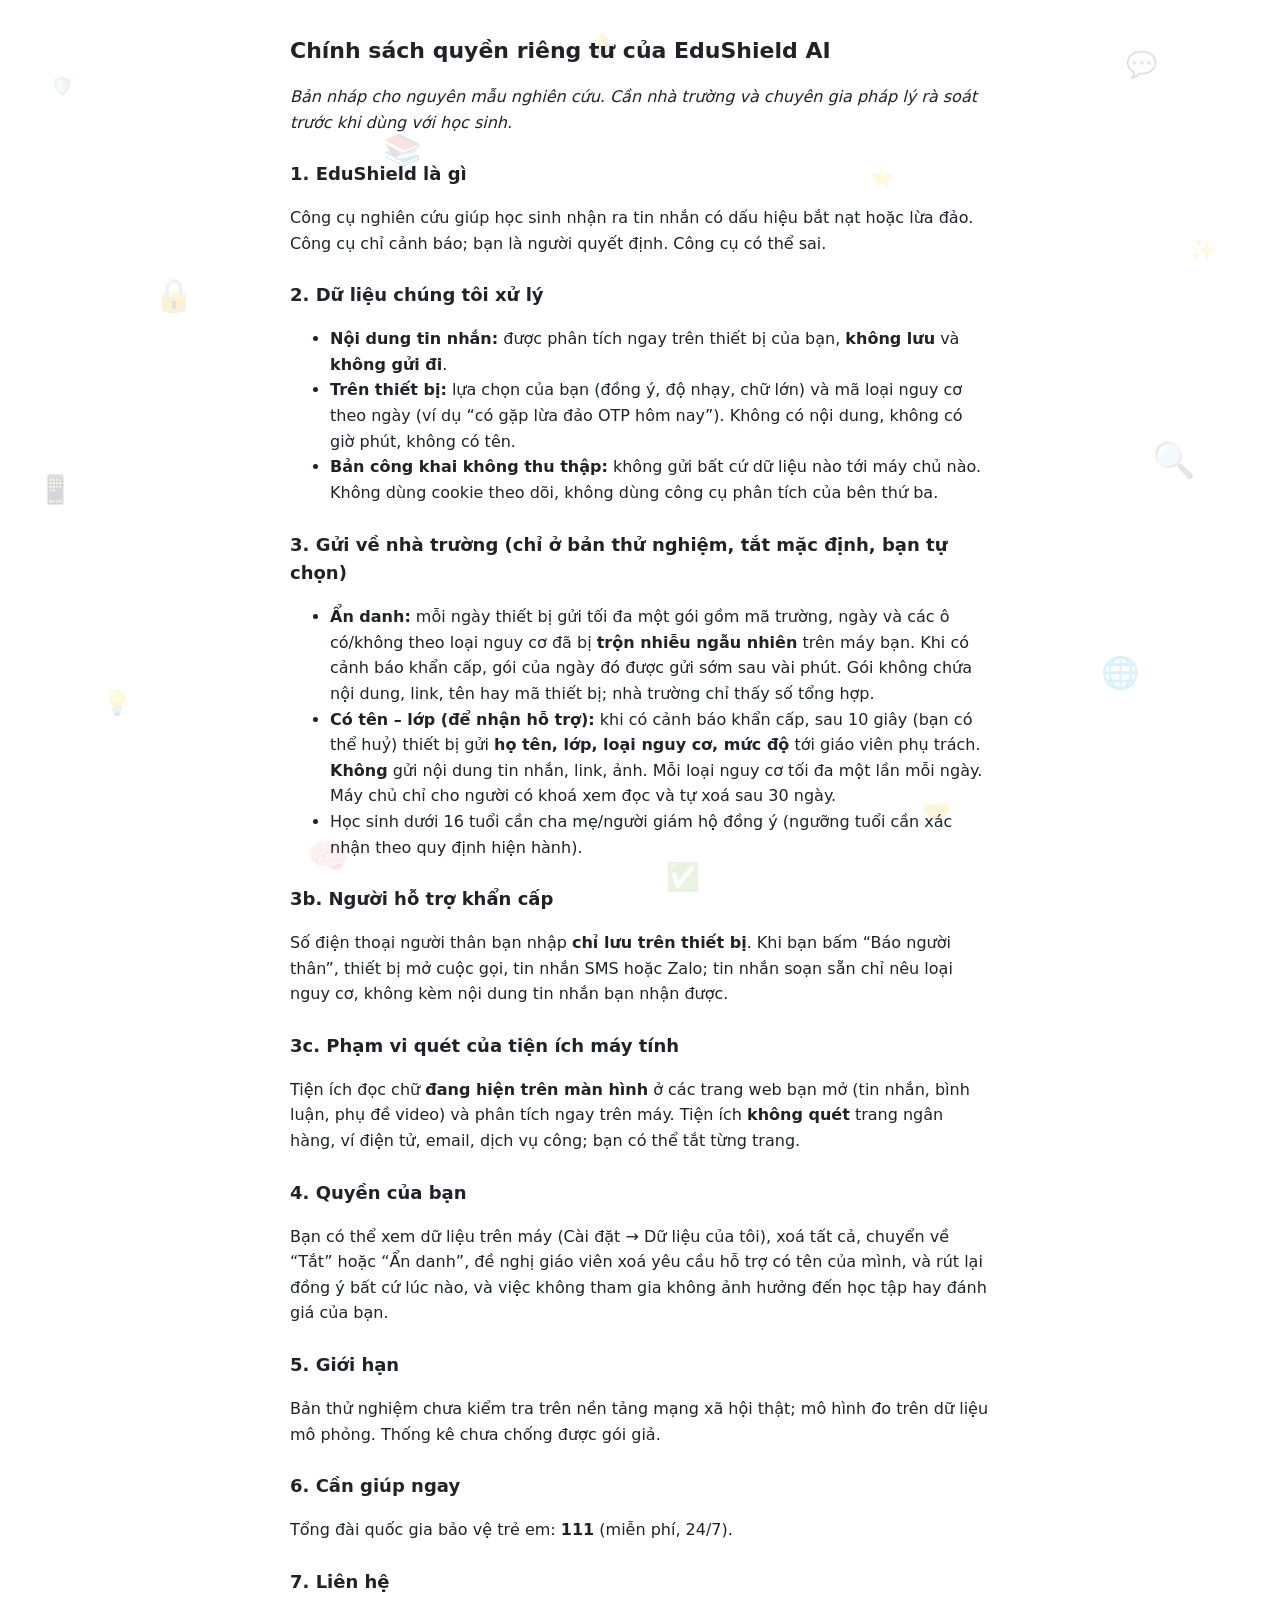
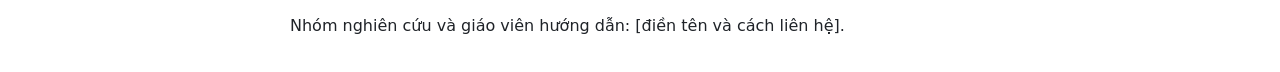
<file: mobile/chinh-sach.html>
<!doctype html><html lang="vi"><meta charset="utf-8"><meta name="viewport" content="width=device-width,initial-scale=1"><title>Chính sách quyền riêng tư - EduShield AI</title>
<style>body{font:16px/1.6 system-ui;max-width:700px;margin:0 auto;padding:18px 14px;color:#1f2328}@media(prefers-color-scheme:dark){body{background:#0d1117;color:#e6edf3}}h1{font-size:22px}h2{font-size:18px;margin-top:1.4em}</style>
<h1>Chính sách quyền riêng tư của EduShield AI</h1>
<p><i>Bản nháp cho nguyên mẫu nghiên cứu. Cần nhà trường và chuyên gia pháp lý rà soát trước khi dùng với học sinh.</i></p>
<h2>1. EduShield là gì</h2><p>Công cụ nghiên cứu giúp học sinh nhận ra tin nhắn có dấu hiệu bắt nạt hoặc lừa đảo. Công cụ chỉ cảnh báo; bạn là người quyết định. Công cụ có thể sai.</p>
<h2>2. Dữ liệu chúng tôi xử lý</h2>
<ul><li><b>Nội dung tin nhắn:</b> được phân tích ngay trên thiết bị của bạn, <b>không lưu</b> và <b>không gửi đi</b>.</li>
<li><b>Trên thiết bị:</b> lựa chọn của bạn (đồng ý, độ nhạy, chữ lớn) và mã loại nguy cơ theo ngày (ví dụ “có gặp lừa đảo OTP hôm nay”). Không có nội dung, không có giờ phút, không có tên.</li>
<li><b>Bản công khai không thu thập:</b> không gửi bất cứ dữ liệu nào tới máy chủ nào. Không dùng cookie theo dõi, không dùng công cụ phân tích của bên thứ ba.</li></ul>
<h2>3. Gửi về nhà trường (chỉ ở bản thử nghiệm, tắt mặc định, bạn tự chọn)</h2>
<ul><li><b>Ẩn danh:</b> mỗi ngày thiết bị gửi tối đa một gói gồm mã trường, ngày và các ô có/không theo loại nguy cơ đã bị <b>trộn nhiễu ngẫu nhiên</b> trên máy bạn. Khi có cảnh báo khẩn cấp, gói của ngày đó được gửi sớm sau vài phút. Gói không chứa nội dung, link, tên hay mã thiết bị; nhà trường chỉ thấy số tổng hợp.</li>
<li><b>Có tên – lớp (để nhận hỗ trợ):</b> khi có cảnh báo khẩn cấp, sau 10 giây (bạn có thể huỷ) thiết bị gửi <b>họ tên, lớp, loại nguy cơ, mức độ</b> tới giáo viên phụ trách. <b>Không</b> gửi nội dung tin nhắn, link, ảnh. Mỗi loại nguy cơ tối đa một lần mỗi ngày. Máy chủ chỉ cho người có khoá xem đọc và tự xoá sau 30 ngày.</li>
<li>Học sinh dưới 16 tuổi cần cha mẹ/người giám hộ đồng ý (ngưỡng tuổi cần xác nhận theo quy định hiện hành).</li></ul>
<h2>3b. Người hỗ trợ khẩn cấp</h2><p>Số điện thoại người thân bạn nhập <b>chỉ lưu trên thiết bị</b>. Khi bạn bấm “Báo người thân”, thiết bị mở cuộc gọi, tin nhắn SMS hoặc Zalo; tin nhắn soạn sẵn chỉ nêu loại nguy cơ, không kèm nội dung tin nhắn bạn nhận được.</p>
<h2>3c. Phạm vi quét của tiện ích máy tính</h2><p>Tiện ích đọc chữ <b>đang hiện trên màn hình</b> ở các trang web bạn mở (tin nhắn, bình luận, phụ đề video) và phân tích ngay trên máy. Tiện ích <b>không quét</b> trang ngân hàng, ví điện tử, email, dịch vụ công; bạn có thể tắt từng trang.</p>
<h2>4. Quyền của bạn</h2><p>Bạn có thể xem dữ liệu trên máy (Cài đặt → Dữ liệu của tôi), xoá tất cả, chuyển về “Tắt” hoặc “Ẩn danh”, đề nghị giáo viên xoá yêu cầu hỗ trợ có tên của mình, và rút lại đồng ý bất cứ lúc nào, và việc không tham gia không ảnh hưởng đến học tập hay đánh giá của bạn.</p>
<h2>5. Giới hạn</h2><p>Bản thử nghiệm chưa kiểm tra trên nền tảng mạng xã hội thật; mô hình đo trên dữ liệu mô phỏng. Thống kê chưa chống được gói giả.</p>
<h2>6. Cần giúp ngay</h2><p>Tổng đài quốc gia bảo vệ trẻ em: <b>111</b> (miễn phí, 24/7).</p>
<h2>7. Liên hệ</h2><p>Nhóm nghiên cứu và giáo viên hướng dẫn: [điền tên và cách liên hệ].</p>
</html>
<script src="deco.js"></script>
</file>
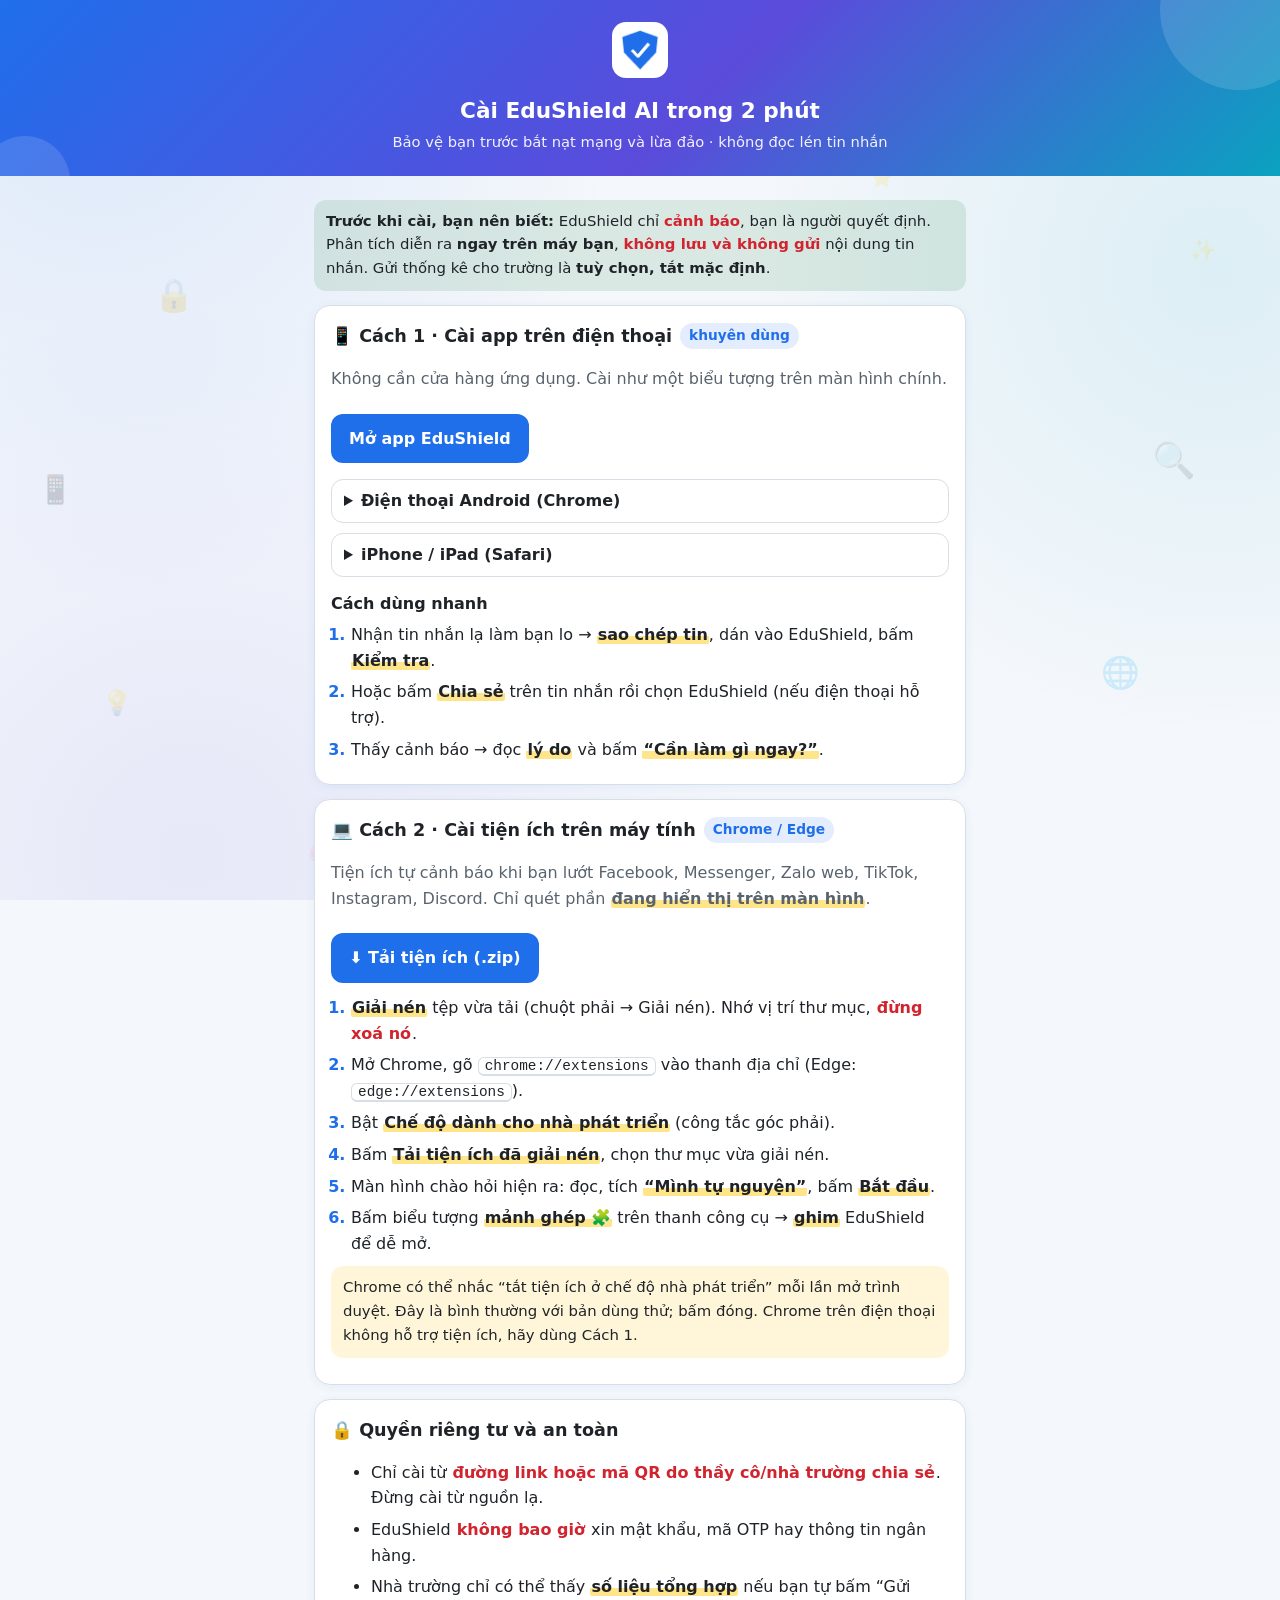
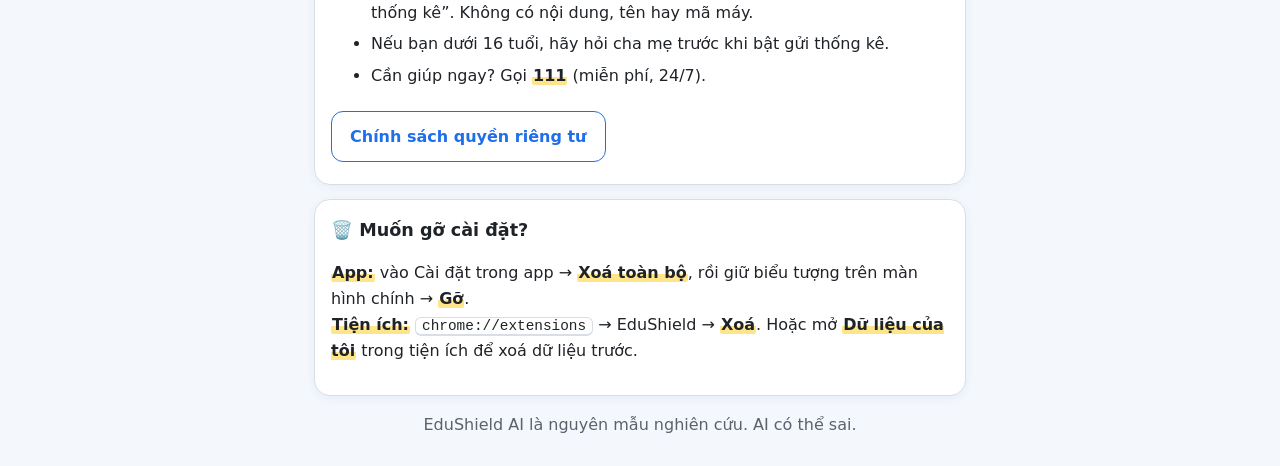
<file: public_app/cai-dat.html>
<!doctype html>
<html lang="vi">
<head>
<meta charset="utf-8">
<meta http-equiv="Content-Security-Policy" content="default-src 'self'; script-src 'self'; style-src 'self' 'unsafe-inline'; img-src 'self' data:; connect-src 'none'; form-action 'none'; base-uri 'self'">
<meta name="viewport" content="width=device-width,initial-scale=1">
<meta name="theme-color" content="#1f6feb">
<link rel="icon" href="icon-192.png">
<title>Cài đặt EduShield AI</title>
<style>
:root{--b:#1f6feb;--bg:#f4f7fb;--c:#fff;--t:#1f2328;--m:#59636e;--ln:#d7dee6;--ok:#1a7f37}
@media(prefers-color-scheme:dark){:root{--bg:#0d1117;--c:#161b22;--t:#e6edf3;--m:#9da7b3;--ln:#30363d;--ok:#3fb950}}
*{box-sizing:border-box}body{margin:0;font:16px/1.6 system-ui,-apple-system,"Segoe UI",Roboto,sans-serif;color:var(--t);background:var(--bg)}
header{background:linear-gradient(135deg,#1f6feb,#0b4fc2);color:#fff;padding:22px 18px;text-align:center}
header img{width:56px;height:56px;border-radius:14px;background:#fff;padding:5px}header h1{margin:8px 0 2px;font-size:1.35em}header p{margin:0;opacity:.92;font-size:.92em}
main{max-width:680px;margin:0 auto;padding:14px}
.card{background:var(--c);border:1px solid var(--ln);border-radius:16px;padding:16px;margin:14px 0;box-shadow:0 2px 10px rgba(31,111,235,.07)}
h2{font-size:1.1em;margin:0 0 6px}h3{font-size:1em;margin:14px 0 4px}
ol{margin:6px 0 6px 20px;padding:0}li{margin:6px 0}
.btn{display:inline-block;background:var(--b);color:#fff;text-decoration:none;padding:12px 18px;border-radius:12px;font-weight:600;margin:6px 6px 6px 0}
.btn.sec{background:transparent;color:var(--b);border:1px solid var(--b)}
.tag{display:inline-block;font-size:.78em;background:rgba(31,111,235,.12);color:var(--b);padding:2px 9px;border-radius:99px;font-weight:600;vertical-align:middle}
details{border:1px solid var(--ln);border-radius:12px;padding:8px 12px;margin:10px 0}summary{cursor:pointer;font-weight:600}
.warn{background:rgba(255,196,0,.15);border-radius:12px;padding:10px 12px;margin:10px 0;font-size:.93em}
.ok{background:rgba(26,127,55,.12);border-radius:12px;padding:10px 12px;margin:10px 0;font-size:.93em}
small,.small{color:var(--m)}kbd{border:1px solid var(--ln);border-bottom-width:2px;border-radius:6px;padding:0 6px;background:var(--c);font-size:.9em}
a{color:var(--b)}
p b,li b,label b,.small b{font-weight:600;background:linear-gradient(transparent 58%,#ffe58a 58%);border-radius:2px;padding:0 1px;color:inherit}
b.rd{color:#d1242f!important;background:none!important;font-weight:700}
@media(prefers-color-scheme:dark){p b,li b,label b,.small b{background:linear-gradient(transparent 58%,#5c4a00 58%)}b.rd{color:#ff7b72!important}}
header{position:relative;overflow:hidden;background:linear-gradient(135deg,#1f6feb 0%,#5b4bdb 55%,#0aa2c0 100%)!important}
header:before,header:after{content:"";position:absolute;border-radius:50%;background:rgba(255,255,255,.13)}header:before{width:160px;height:160px;right:-40px;top:-70px}header:after{width:90px;height:90px;left:-20px;bottom:-50px}header>*{position:relative;z-index:1}
body{background:radial-gradient(circle at 8% 10%,rgba(31,111,235,.10),transparent 36%),radial-gradient(circle at 95% 30%,rgba(10,162,192,.10),transparent 34%),radial-gradient(circle at 15% 95%,rgba(91,75,219,.09),transparent 40%),var(--bg);background-attachment:fixed}
.card h2{display:flex;align-items:center;gap:8px}
ol li::marker{color:var(--b);font-weight:700}
</style>
<style>@keyframes fl{0%,100%{transform:translateY(0)}50%{transform:translateY(-6px)}}header img{animation:fl 4s ease-in-out infinite}@media(prefers-reduced-motion:reduce){header img{animation:none}}</style>
</head>
<body>
<header><img src="icon-192.png" alt="EduShield"><h1>Cài EduShield AI trong 2 phút</h1><p>Bảo vệ bạn trước bắt nạt mạng và lừa đảo · không đọc lén tin nhắn</p></header>
<main>

<div class="ok"><b>Trước khi cài, bạn nên biết:</b> EduShield chỉ <b class="rd">cảnh báo</b>, bạn là người quyết định. Phân tích diễn ra <b>ngay trên máy bạn</b>, <b class="rd">không lưu và không gửi</b> nội dung tin nhắn. Gửi thống kê cho trường là <b>tuỳ chọn, tắt mặc định</b>.</div>

<div class="card" id="phone">
  <h2>📱 Cách 1 · Cài app trên điện thoại <span class="tag">khuyên dùng</span></h2>
  <p class="small">Không cần cửa hàng ứng dụng. Cài như một biểu tượng trên màn hình chính.</p>
  <a class="btn" href="./" id="openApp">Mở app EduShield</a>
  <details id="d-android"><summary>Điện thoại Android (Chrome)</summary>
    <ol><li>Mở trang này bằng <b>Chrome</b>, bấm <b>Mở app EduShield</b>.</li>
    <li>Bấm nút <b>⋮</b> (ba chấm, góc trên bên phải).</li>
    <li>Chọn <b>“Cài đặt ứng dụng”</b> hoặc <b>“Thêm vào màn hình chính”</b>, rồi bấm <b>Cài đặt</b>.</li>
    <li>Mở biểu tượng EduShield vừa xuất hiện, đọc và tích <b>“Mình tự nguyện dùng”</b>, bấm <b>Bắt đầu</b>.</li></ol></details>
  <details id="d-ios"><summary>iPhone / iPad (Safari)</summary>
    <ol><li>Mở trang này bằng <b>Safari</b> (không dùng Chrome hay Zalo trên iPhone, vì không thêm được).</li>
    <li>Bấm <b>Mở app EduShield</b>, rồi bấm nút <b>Chia sẻ</b> (hình vuông có mũi tên lên).</li>
    <li>Kéo xuống chọn <b>“Thêm vào Màn hình chính”</b>, bấm <b>Thêm</b>.</li>
    <li>Mở biểu tượng EduShield, tích đồng ý và bấm <b>Bắt đầu</b>.</li></ol></details>
  <h3>Cách dùng nhanh</h3>
  <ol><li>Nhận tin nhắn lạ làm bạn lo → <b>sao chép tin</b>, dán vào EduShield, bấm <b>Kiểm tra</b>.</li>
  <li>Hoặc bấm <b>Chia sẻ</b> trên tin nhắn rồi chọn EduShield (nếu điện thoại hỗ trợ).</li>
  <li>Thấy cảnh báo → đọc <b>lý do</b> và bấm <b>“Cần làm gì ngay?”</b>.</li></ol>
</div>

<div class="card" id="pc">
  <h2>💻 Cách 2 · Cài tiện ích trên máy tính <span class="tag">Chrome / Edge</span></h2>
  <p class="small">Tiện ích tự cảnh báo khi bạn lướt Facebook, Messenger, Zalo web, TikTok, Instagram, Discord. Chỉ quét phần <b>đang hiển thị trên màn hình</b>.</p>
  <a class="btn" href="EduShield_Extension.zip" download>⬇️ Tải tiện ích (.zip)</a>
  <ol>
    <li><b>Giải nén</b> tệp vừa tải (chuột phải → Giải nén). Nhớ vị trí thư mục, <b class="rd">đừng xoá nó</b>.</li>
    <li>Mở Chrome, gõ <kbd>chrome://extensions</kbd> vào thanh địa chỉ (Edge: <kbd>edge://extensions</kbd>).</li>
    <li>Bật <b>Chế độ dành cho nhà phát triển</b> (công tắc góc phải).</li>
    <li>Bấm <b>Tải tiện ích đã giải nén</b>, chọn thư mục vừa giải nén.</li>
    <li>Màn hình chào hỏi hiện ra: đọc, tích <b>“Mình tự nguyện”</b>, bấm <b>Bắt đầu</b>.</li>
    <li>Bấm biểu tượng <b>mảnh ghép 🧩</b> trên thanh công cụ → <b>ghim</b> EduShield để dễ mở.</li>
  </ol>
  <div class="warn">Chrome có thể nhắc “tắt tiện ích ở chế độ nhà phát triển” mỗi lần mở trình duyệt. Đây là bình thường với bản dùng thử; bấm đóng. Chrome trên điện thoại không hỗ trợ tiện ích, hãy dùng Cách 1.</div>
</div>

<div class="card">
  <h2>🔒 Quyền riêng tư và an toàn</h2>
  <ul>
    <li>Chỉ cài từ <b class="rd">đường link hoặc mã QR do thầy cô/nhà trường chia sẻ</b>. Đừng cài từ nguồn lạ.</li>
    <li>EduShield <b class="rd">không bao giờ</b> xin mật khẩu, mã OTP hay thông tin ngân hàng.</li>
    <li>Nhà trường chỉ có thể thấy <b>số liệu tổng hợp</b> nếu bạn tự bấm “Gửi thống kê”. Không có nội dung, tên hay mã máy.</li>
    <li>Nếu bạn dưới 16 tuổi, hãy hỏi cha mẹ trước khi bật gửi thống kê.</li>
    <li>Cần giúp ngay? Gọi <b>111</b> (miễn phí, 24/7).</li>
  </ul>
  <a class="btn sec" href="chinh-sach.html">Chính sách quyền riêng tư</a>
</div>

<div class="card">
  <h2>🗑️ Muốn gỡ cài đặt?</h2>
  <p><b>App:</b> vào Cài đặt trong app → <b>Xoá toàn bộ</b>, rồi giữ biểu tượng trên màn hình chính → <b>Gỡ</b>.<br>
  <b>Tiện ích:</b> <kbd>chrome://extensions</kbd> → EduShield → <b>Xoá</b>. Hoặc mở <b>Dữ liệu của tôi</b> trong tiện ích để xoá dữ liệu trước.</p>
</div>

<p class="small" style="text-align:center">EduShield AI là nguyên mẫu nghiên cứu. AI có thể sai.</p>
</main>
<script src="cai-dat.js"></script><script src="deco.js"></script>
</body>
</html>
</file>
<file: extension/drill.css>
:root{--bg:#f4f7fb;--card:#fff;--t:#1f2328;--mut:#57606a;--b:#d0d7de;--blue:#1f6feb;--ok:#1a7f37;--mid:#9a6700;--bad:#cf222e;--soft:#eef4ff}
@media(prefers-color-scheme:dark){:root{--bg:#0d1117;--card:#161b22;--t:#e6edf3;--mut:#9da7b3;--b:#30363d;--soft:#1b2433}}
*{box-sizing:border-box}body{margin:0;font:16px/1.5 system-ui,-apple-system,"Segoe UI",Roboto,sans-serif;background:var(--bg);color:var(--t)}
main{max-width:560px;margin:0 auto;padding:14px 12px 40px}h1{font-size:20px;margin:6px 0 12px}
.card{background:var(--card);border:1px solid var(--b);border-radius:14px;padding:14px;margin:0 0 12px}
.small{font-size:13.5px;color:var(--mut);margin:6px 0}
.hero{text-align:center;background:linear-gradient(135deg,#1f6feb,#7c3aed);color:#fff;border:0}.hero .lbl{opacity:.9;font-size:14px}
.big{font-size:52px;font-weight:800;line-height:1.1}.big small{font-size:18px;opacity:.8}.lv{font-size:14px;opacity:.95}
.spark{width:100%;height:70px;margin-top:6px}.spark .sp{fill:none;stroke:#fff;stroke-width:2.5}.spark .sd{fill:#fff}.spark .sl{stroke:rgba(255,255,255,.45);stroke-dasharray:4 4}
.row{display:flex;gap:8px;flex-wrap:wrap;margin-top:8px}.row label{font-size:14px;display:flex;flex-direction:column;gap:2px;flex:1}
select{padding:8px;border-radius:8px;border:1px solid var(--b);background:var(--card);color:var(--t);font:inherit}
button{font:inherit;border:0;border-radius:10px;padding:10px 14px;background:var(--blue);color:#fff;cursor:pointer}button.sec{background:var(--soft);color:var(--t);border:1px solid var(--b)}
.chk{display:flex;gap:8px;align-items:flex-start;font-size:14px;margin:8px 0}
.grow{display:grid;grid-template-columns:1fr 90px 30px;gap:8px;align-items:center;font-size:14px;margin:6px 0}.bar{height:8px;background:var(--soft);border-radius:6px;overflow:hidden}
.bar i{display:block;height:100%;background:var(--blue)}.bar i.un{background:var(--b)}.grow b{text-align:right}
.hist{margin:6px 0 0;padding-left:18px;font-size:14px}
.phone{background:var(--card);border:1px solid var(--b);border-radius:18px;overflow:hidden;margin-bottom:12px}
.ph-top{background:var(--soft);padding:10px 14px;font-weight:600;font-size:15px}.ph-body{padding:12px;min-height:120px}
.bubble{background:var(--soft);border-radius:14px 14px 14px 4px;padding:9px 12px;margin:0 0 8px;max-width:88%;animation:pop .25s ease-out}
@keyframes pop{from{transform:scale(.95);opacity:0}to{transform:none;opacity:1}}
.opt{display:block;width:100%;text-align:left;margin:8px 0 0;background:var(--soft);color:var(--t);border:1px solid var(--b)}.opt:hover{border-color:var(--blue)}
.chips{display:flex;flex-wrap:wrap;gap:6px;margin:8px 0 12px}.chip{background:var(--soft);color:var(--t);border:1px solid var(--b);border-radius:20px;padding:6px 11px;font-size:14px;display:inline-block;margin:2px 0}
.chip.on{border:2px solid var(--blue);font-weight:600}.chip.yes{background:#fff1e6;color:#8a3b00}.chip.no{opacity:.75}
@media(prefers-color-scheme:dark){.chip.yes{background:#3d2410;color:#ffb77a}}
.reveal .tag{background:#fff8c5;color:#4d2d00;border-radius:8px;padding:6px 10px;font-weight:600;font-size:14px}
@media(prefers-color-scheme:dark){.reveal .tag{background:#3b2f00;color:#f2cc60}}
.big2{font-size:40px;font-weight:800;margin:8px 0 2px}.big2 small{font-size:16px;color:var(--mut)}
.pill{font-size:12.5px;border-radius:20px;padding:2px 8px;color:#fff}.pill.ok{background:var(--ok)}.pill.mid{background:var(--mid)}.pill.bad{background:var(--bad)}
.lesson{background:var(--soft);border-radius:10px;padding:8px 10px}
.topbar{position:sticky;top:0;z-index:5;background:var(--bg);border-bottom:1px solid var(--b);padding:8px 12px}.topbar .back{background:var(--soft);color:var(--t);border:1px solid var(--b);padding:7px 12px;font-weight:600}
</file>
<file: extension/ui.css>
*{box-sizing:border-box}
body{font-family:system-ui,-apple-system,"Segoe UI",Roboto,sans-serif;color:#1f2328}
small{color:#59636e;line-height:1.45;display:block;font-size:12px}
small.mt{margin-top:6px}
.card{background:#fff;border:1px solid #e3e8ee;border-radius:12px;padding:10px 12px;margin-bottom:9px;box-shadow:0 1px 2px rgba(16,24,40,.04)}
.row{display:flex;justify-content:space-between;align-items:center;gap:10px;padding:6px 0}
.row+.row{border-top:1px solid #f0f2f5}
.row b{display:block;font-size:13.5px;background:none;font-weight:700}
select{font:inherit;border:1px solid #d0d7de;border-radius:8px;padding:4px 6px;background:#fff}
.grid{display:grid;grid-template-columns:1fr 1fr;gap:7px}
.stat{background:#f4f7fb;border-radius:10px;padding:8px 10px;font-size:12px;color:#59636e}
.stat b{display:block;font-size:20px;color:#1f6feb}
.btn{font:inherit;font-size:13px;border:1px solid #d0d7de;background:#fff;border-radius:9px;padding:7px 11px;cursor:pointer;color:#1f2328}
.btn:hover{background:#f4f7fb}.btn.primary{background:#1f6feb;border-color:#1f6feb;color:#fff}.btn.primary:hover{background:#1a5fd0}
.btn.danger{color:#cf222e;border-color:#f0b8bd}.btn.full{width:100%;margin-top:8px;padding:10px;font-weight:600}
.btn:disabled{opacity:.6;cursor:default}
.btns{display:flex;gap:6px;flex-wrap:wrap;margin-top:8px}
.confirm{margin-top:8px;padding:9px;background:#fff8e1;border:1px solid #f3dd9c;border-radius:10px}
.msg{margin-top:8px;padding:8px 10px;border-radius:9px;background:#e8f6ec;color:#116329;font-size:12.5px}
.msg.err{background:#fdecec;color:#a40e26}
.pill{font-size:11.5px;padding:3px 9px;border-radius:99px;font-weight:600;white-space:nowrap}
.pill.on{background:#e8f6ec;color:#116329}.pill.off{background:#eef0f3;color:#59636e}
pre{white-space:pre-wrap;font-size:11px;background:#f4f7fb;padding:8px;border-radius:8px;max-height:150px;overflow:auto;margin:8px 0 0}
.dot{display:inline-block;width:9px;height:9px;border-radius:50%;margin-right:6px;background:#9aa4af}
.sw{position:relative;display:inline-block;width:38px;height:22px;flex:none}
.sw input{opacity:0;width:0;height:0}
.sw i{position:absolute;inset:0;background:#c5ccd4;border-radius:22px;transition:.15s;cursor:pointer}
.sw i:before{content:"";position:absolute;width:16px;height:16px;left:3px;top:3px;background:#fff;border-radius:50%;transition:.15s;box-shadow:0 1px 2px rgba(0,0,0,.25)}
.sw input:checked+i{background:#1f6feb}.sw input:checked+i:before{transform:translateX(16px)}
.sw input:focus-visible+i{outline:2px solid #1f6feb;outline-offset:2px}
button:focus-visible{outline:2px solid #1f6feb;outline-offset:2px}
p b,li b,small b,label b,.left b,.small b{font-weight:600;background:linear-gradient(transparent 58%,#ffe58a 58%);border-radius:2px;padding:0 1px;color:inherit}
b.rd{color:#d1242f!important;background:none!important;font-weight:700}
@media(prefers-color-scheme:dark){p b,li b,small b,label b,.left b,.small b{background:linear-gradient(transparent 58%,#5c4a00 58%)}b.rd{color:#ff7b72!important}}
.hdr{position:relative;overflow:hidden;background:linear-gradient(135deg,#1f6feb 0%,#5b4bdb 55%,#0aa2c0 100%);color:#fff}
.hdr:before,.hdr:after{content:"";position:absolute;border-radius:50%;background:rgba(255,255,255,.13)}
.hdr:before{width:120px;height:120px;right:-30px;top:-50px}.hdr:after{width:70px;height:70px;right:70px;bottom:-40px;background:rgba(255,255,255,.1)}
.hdr>*{position:relative;z-index:1}
.wrapbg{background:radial-gradient(circle at 12% 8%,rgba(31,111,235,.10),transparent 38%),radial-gradient(circle at 92% 30%,rgba(10,162,192,.10),transparent 36%),radial-gradient(circle at 20% 92%,rgba(91,75,219,.09),transparent 40%),#f4f6f9}
.ico{display:inline-flex;align-items:center;justify-content:center;width:26px;height:26px;border-radius:8px;margin-right:8px;font-size:15px;flex:none}
.i-b{background:#e6f0ff}.i-g{background:#e4f6ea}.i-o{background:#fff1dc}.i-p{background:#efe9ff}.i-r{background:#ffe6e8}
.row>div:first-child>b{display:flex;align-items:center}
.row small b,small b{display:inline}
.stat>b{display:flex;align-items:center;gap:5px}
.card{transition:box-shadow .15s}.card:hover{box-shadow:0 4px 14px rgba(31,111,235,.12)}
@media(prefers-color-scheme:dark){.wrapbg{background:#0d1117}}

/* Cảnh báo gần đây */
.allist{max-height:170px;overflow:auto;margin-top:4px}
.al{display:flex;gap:9px;align-items:center;padding:6px 2px;border-bottom:1px solid #eef0f3;font-size:12.5px}.al:last-child{border-bottom:none}
.al .lvb{font-size:17px}.al small{display:block;color:#59636e}
.pill.new{background:#ffe6e8;color:#a40e26}
</file>
